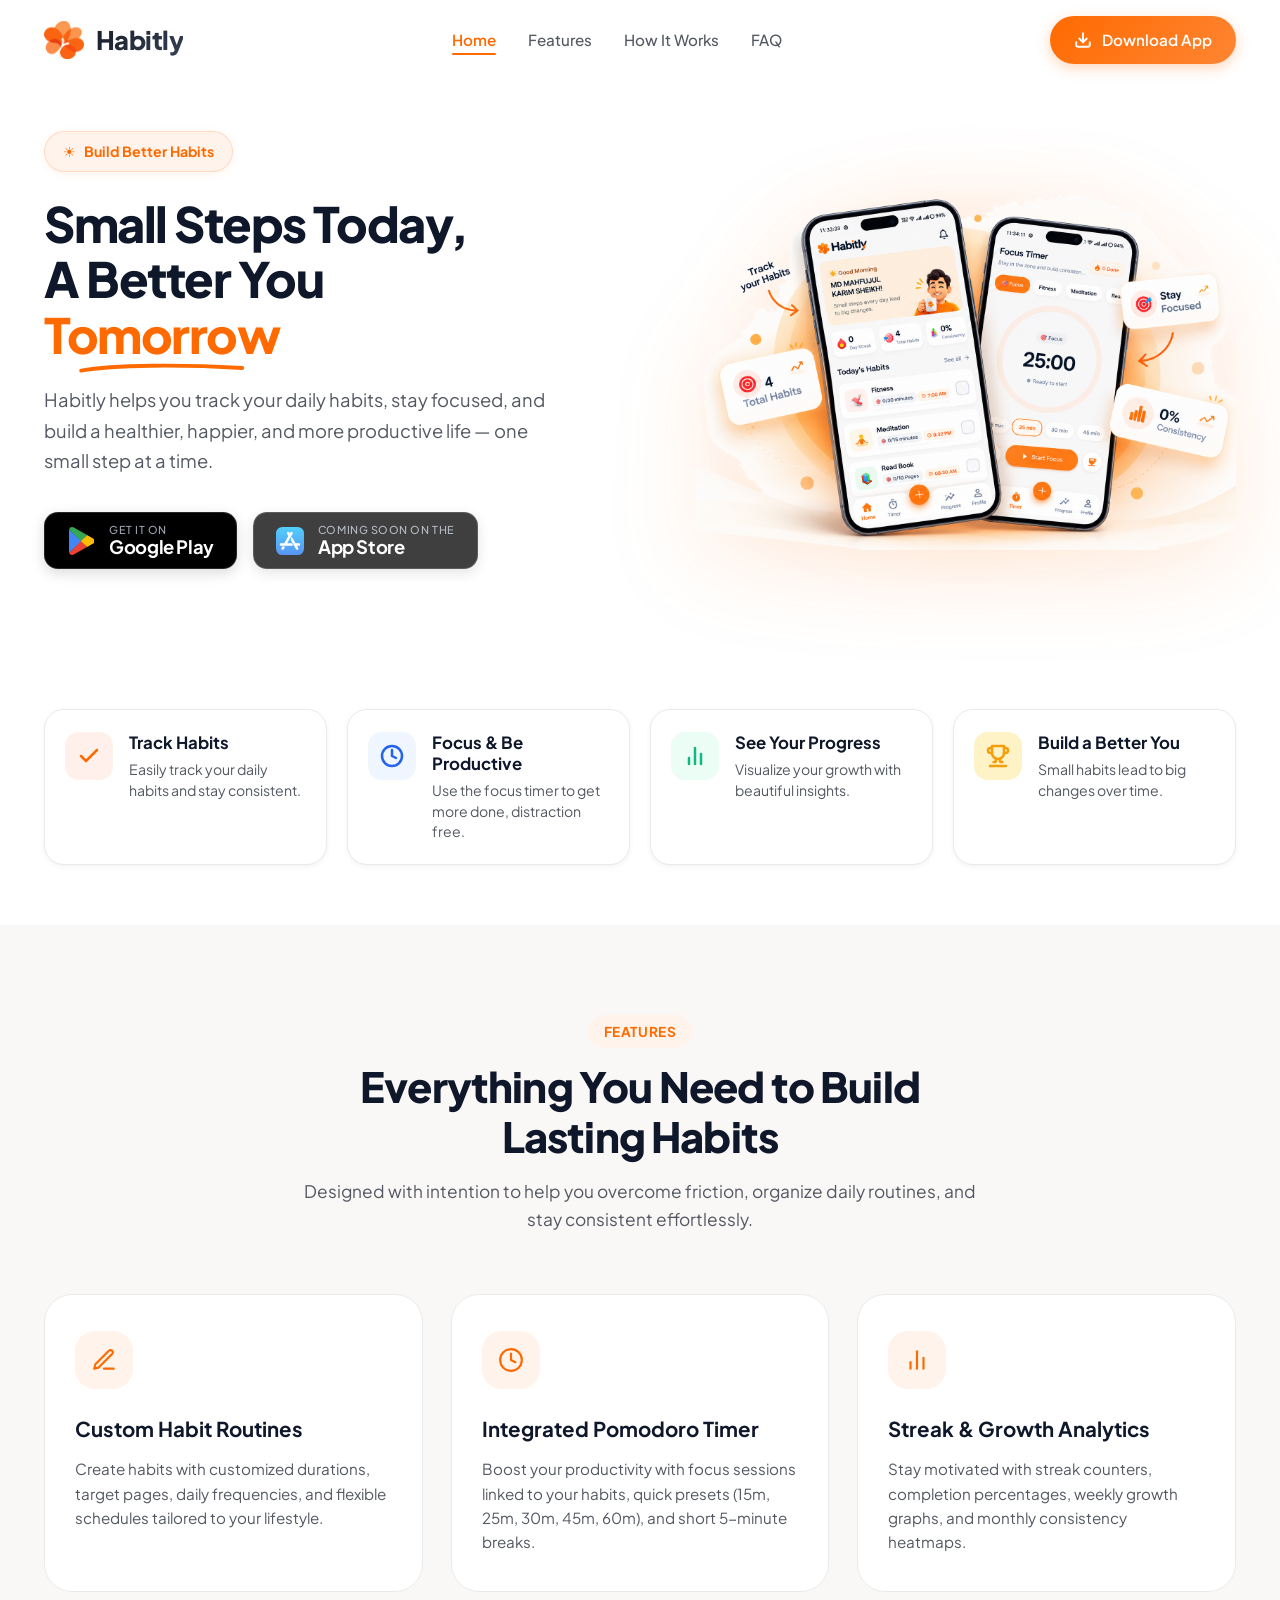
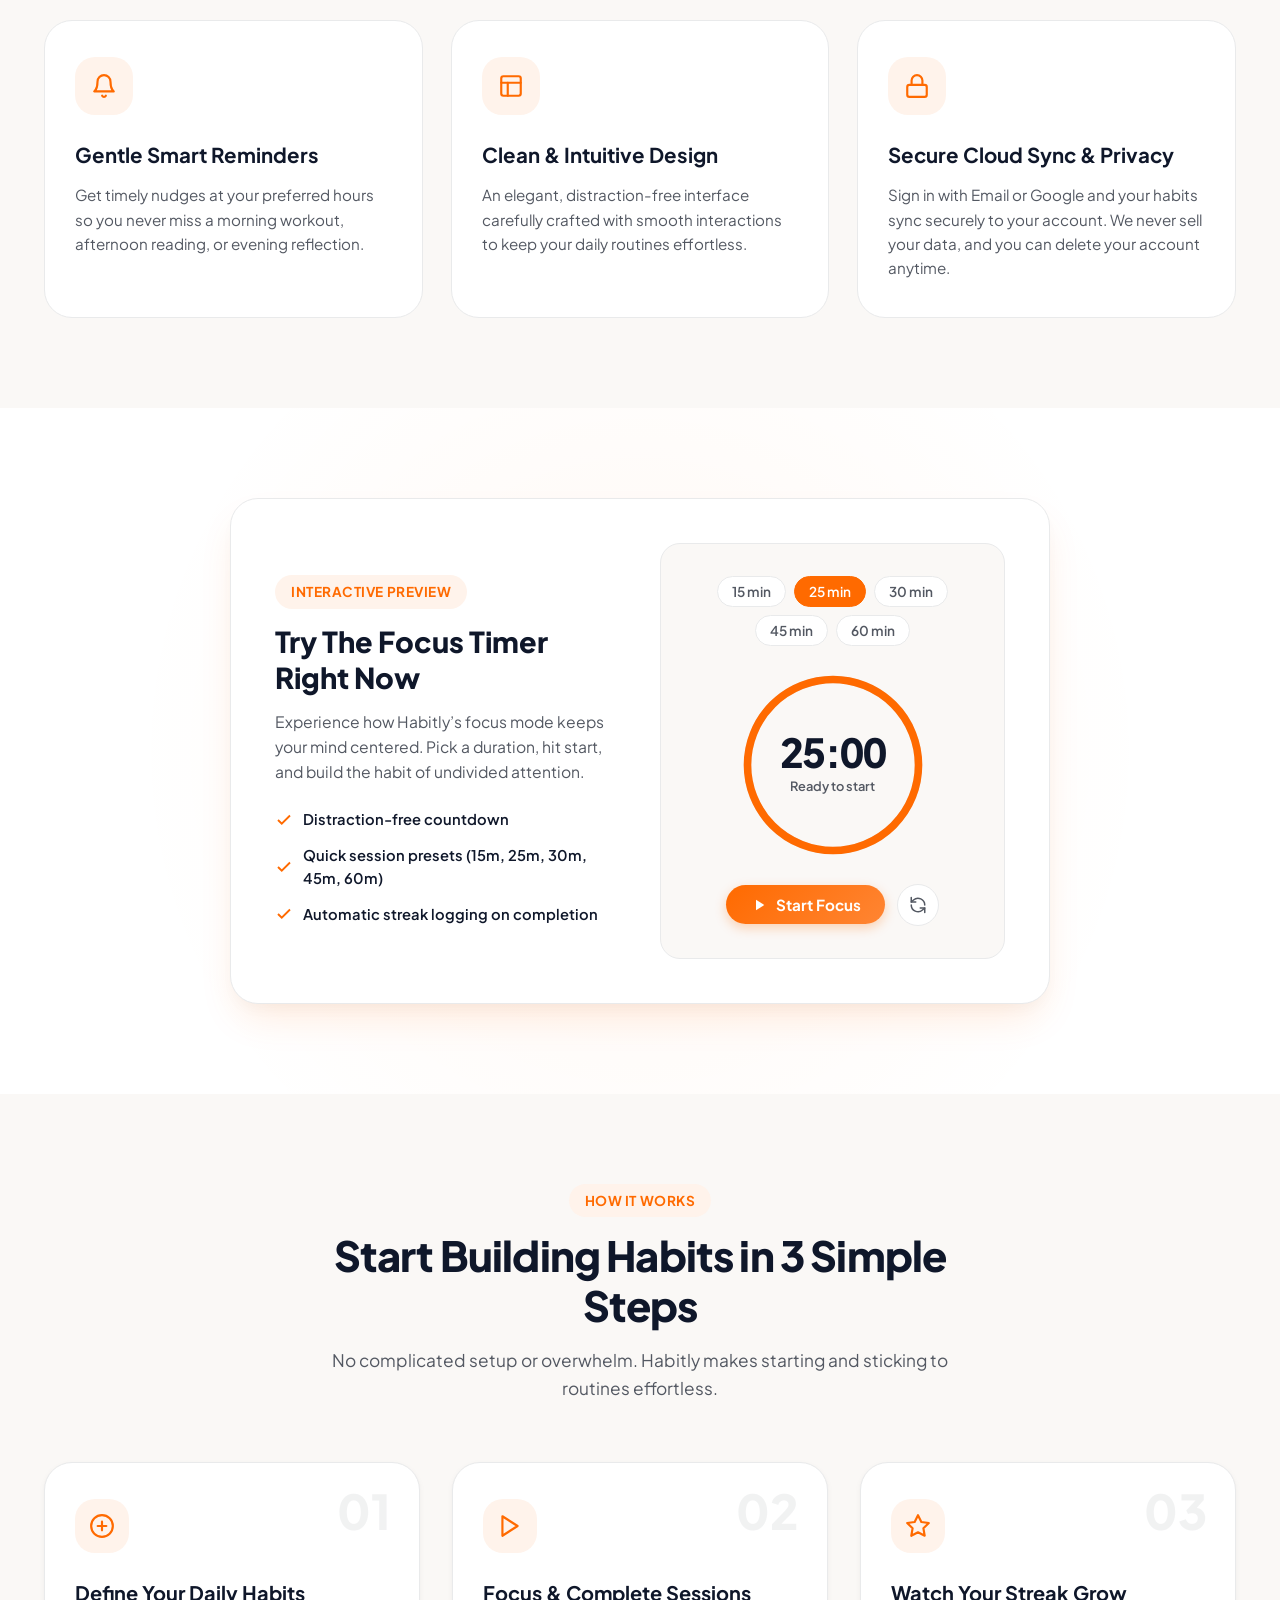
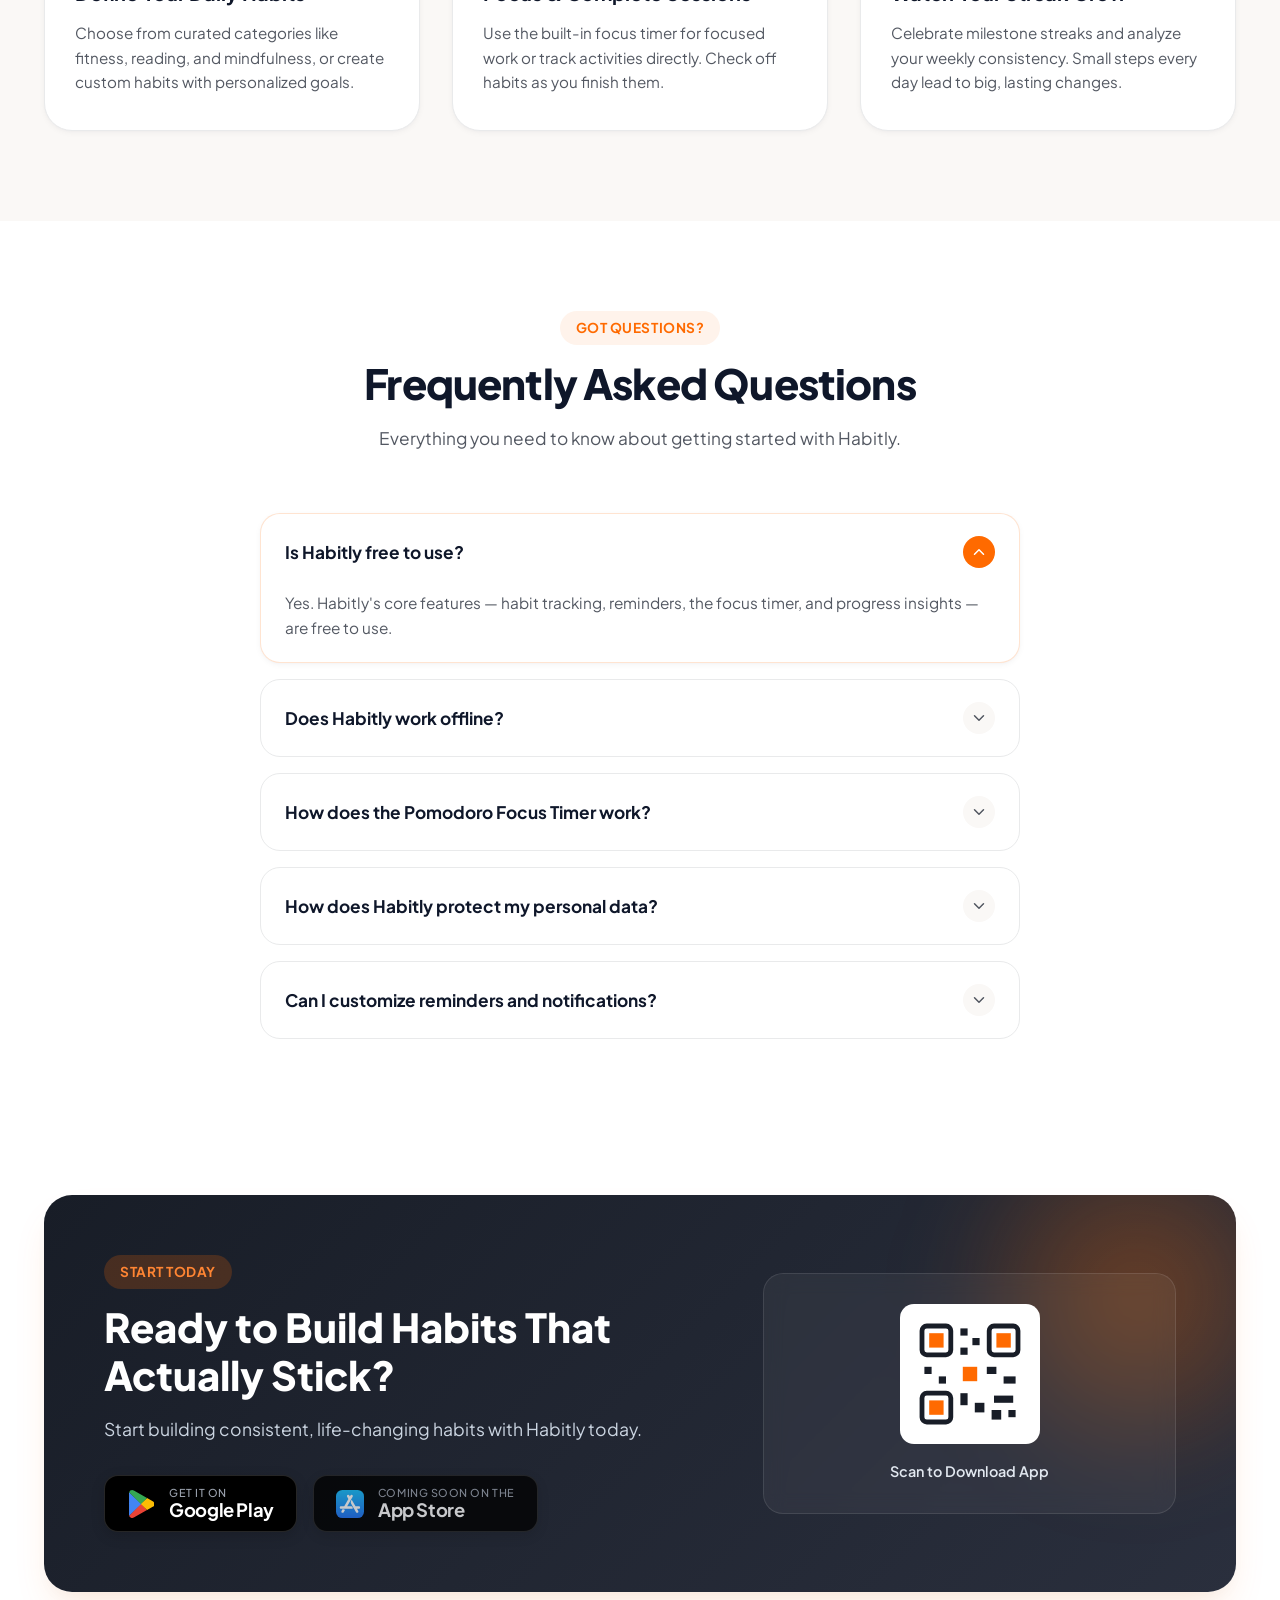
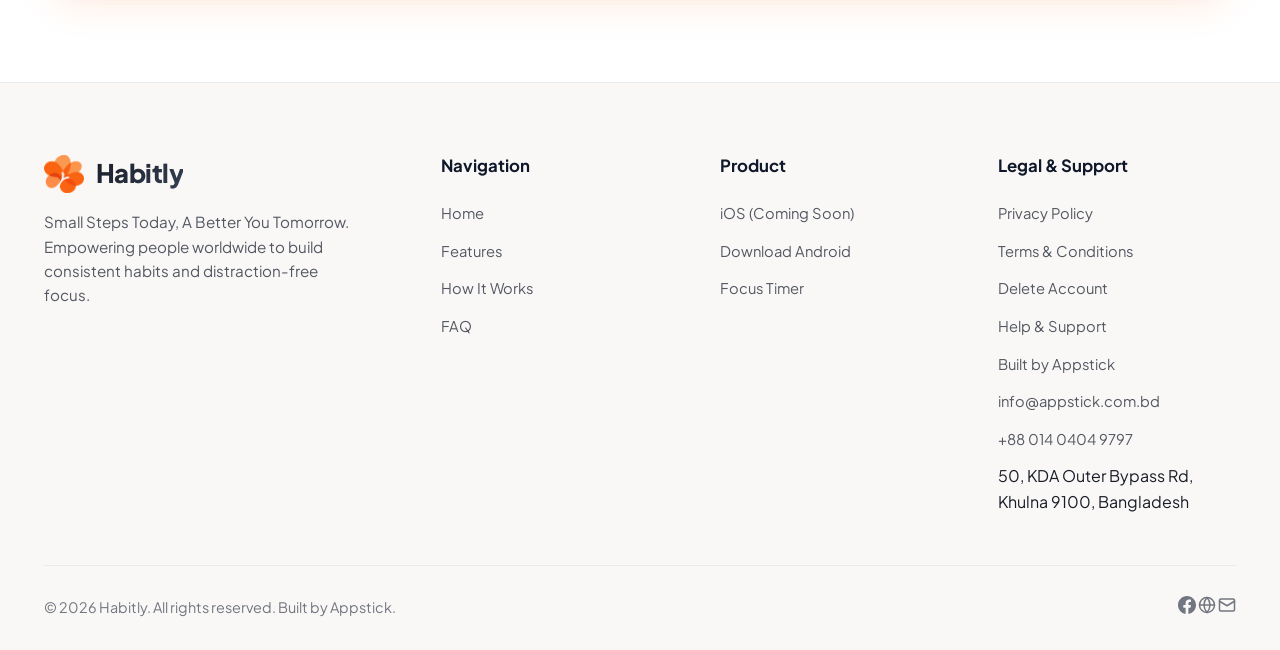
<file: index.html>
<!DOCTYPE html>
<html lang="en">
<head>
  <meta charset="UTF-8">
  <meta name="viewport" content="width=device-width, initial-scale=1.0">
  <title>Habitly - Small Steps Today, A Better You Tomorrow</title>
  <meta name="description" content="Habitly helps you track daily habits, stay focused with an integrated Pomodoro timer, and build a healthier, happier, and more productive life.">
  <meta name="keywords" content="habit tracker, focus timer, pomodoro, productivity app, daily habits, habitly">
  <meta name="author" content="Habitly Team">

  <!-- Open Graph / Meta -->
  <meta property="og:type" content="website">
  <meta property="og:title" content="Habitly - Small Steps Today, A Better You Tomorrow">
  <meta property="og:description" content="Track daily habits, stay focused, and visualize your progress with Habitly.">
  <meta property="og:image" content="assets/images/app_icon.png">

  <!-- Favicon -->
  <link rel="icon" type="image/png" href="assets/images/favicon.png">

  <!-- Google Fonts: Plus Jakarta Sans & Caveat -->
  <link rel="preconnect" href="https://fonts.googleapis.com">
  <link rel="preconnect" href="https://fonts.gstatic.com" crossorigin>
  <link href="https://fonts.googleapis.com/css2?family=Caveat:wght@600;700&family=Plus+Jakarta+Sans:wght@400;500;600;700;800&display=swap" rel="stylesheet">

  <!-- Main Stylesheet -->
  <link rel="stylesheet" href="assets/css/style.css?v=2.0">
</head>
<body>

  <!-- ==========================================================================
       Header & Navigation
       ========================================================================== -->
  <header class="site-header">
    <div class="container">
      <nav class="navbar" aria-label="Main Navigation">
        <!-- Brand Logo -->
        <a href="#home" class="brand-logo" aria-label="Habitly Home">
          <img src="assets/images/app_icon.png" alt="Habitly Logo Icon" class="brand-icon">
          <span class="brand-name">Habitly</span>
        </a>

        <!-- Desktop Navigation Menu -->
        <ul class="nav-menu">
          <li><a href="#home" class="nav-link active">Home</a></li>
          <li><a href="#features" class="nav-link">Features</a></li>
          <li><a href="#how-it-works" class="nav-link">How It Works</a></li>
          <li><a href="#faq" class="nav-link">FAQ</a></li>
        </ul>

        <!-- Header Actions -->
        <div class="header-actions">

          <!-- Download App CTA -->
          <a href="#download" class="btn-primary">
            <svg width="18" height="18" viewBox="0 0 24 24" fill="none" stroke="currentColor" stroke-width="2.5" stroke-linecap="round" stroke-linejoin="round">
              <path d="M21 15v4a2 2 0 0 1-2 2H5a2 2 0 0 1-2-2v-4"></path>
              <polyline points="7 10 12 15 17 10"></polyline>
              <line x1="12" y1="15" x2="12" y2="3"></line>
            </svg>
            <span>Download App</span>
          </a>

          <!-- Mobile Hamburger Toggle -->
          <button class="mobile-nav-toggle" aria-label="Open mobile menu">
            <span></span>
            <span></span>
            <span></span>
          </button>
        </div>
      </nav>
    </div>
  </header>

  <!-- ==========================================================================
       Hero Section
       ========================================================================== -->
  <section class="hero-section" id="home">
    <div class="container">
      <div class="hero-grid">

        <!-- Left Column: Copy & CTAs -->
        <div class="hero-content">
          <!-- Badge -->
          <div class="hero-badge">
            <span>☀️</span>
            <span>Build Better Habits</span>
          </div>

          <!-- Main Headline -->
          <h1 class="hero-title">
            Small Steps Today, <br>
            A Better You <br>
            <span class="hero-title-highlight">
              Tomorrow
              <!-- Hand-drawn SVG Underline Effect -->
              <svg class="hero-title-brush" viewBox="0 0 190 16" fill="none" xmlns="http://www.w3.org/2000/svg">
                <path d="M3 11C40 4 120 4 187 8" stroke="#FF6A00" stroke-width="4.5" stroke-linecap="round"/>
              </svg>
            </span>
          </h1>

          <!-- Subtitle -->
          <p class="hero-subtitle">
            Habitly helps you track your daily habits, stay focused, and build a healthier, happier, and more productive life — one small step at a time.
          </p>

          <!-- Store Badges -->
          <div class="store-buttons">
            <!-- Google Play Button -->
            <a href="https://play.google.com/store/apps/details?id=bd.com.appstick.havitly" target="_blank" rel="noopener noreferrer" class="store-btn">
              <span class="store-btn-icon">
                <img src="assets/images/google-play.svg" alt="Google Play" width="28" height="28" class="store-icon-img">
              </span>
              <div class="store-btn-text">
                <span class="store-btn-sub">GET IT ON</span>
                <span class="store-btn-main">Google Play</span>
              </div>
            </a>

            <!-- App Store Button -->
            <a href="#download" class="store-btn store-btn-soon" aria-label="App Store version coming soon">
              <span class="store-btn-icon">
                <img src="assets/images/app-store.svg" alt="App Store" width="28" height="28" class="store-icon-img">
              </span>
              <div class="store-btn-text">
                <span class="store-btn-sub">Coming soon on the</span>
                <span class="store-btn-main">App Store</span>
              </div>
            </a>
          </div>

        </div>

        <!-- Right Column: Habitly App Showcase (Authentic Dual iPhone 15 Pro Artwork) -->
        <div class="hero-showcase" aria-label="Habitly App Showcase">
          <div class="hero-showcase-wrapper">
            <div class="hero-ambient-glow" aria-hidden="true"></div>
            <img
              src="assets/images/hero_showcase.png"
              alt="Habitly Daily Habits and Focus Timer App Showcase"
              class="hero-showcase-img"
              width="1536"
              height="1024"
              loading="eager"
              draggable="false"
            >
          </div>
        </div>

      </div>
    </div>
  </section>

  <!-- ==========================================================================
       Highlights Ribbon (4 Feature Badges from Mockup)
       ========================================================================== -->
  <section class="highlights-ribbon">
    <div class="container">
      <div class="highlights-grid">

        <!-- Card 1: Track Habits -->
        <div class="highlight-card">
          <div class="highlight-icon-box orange">
            <svg width="24" height="24" viewBox="0 0 24 24" fill="none" stroke="currentColor" stroke-width="2.5" stroke-linecap="round" stroke-linejoin="round">
              <polyline points="20 6 9 17 4 12"></polyline>
            </svg>
          </div>
          <div class="highlight-info">
            <h3>Track Habits</h3>
            <p>Easily track your daily habits and stay consistent.</p>
          </div>
        </div>

        <!-- Card 2: Focus & Be Productive -->
        <div class="highlight-card">
          <div class="highlight-icon-box blue">
            <svg width="24" height="24" viewBox="0 0 24 24" fill="none" stroke="currentColor" stroke-width="2.5" stroke-linecap="round" stroke-linejoin="round">
              <circle cx="12" cy="12" r="10"></circle>
              <polyline points="12 6 12 12 16 14"></polyline>
            </svg>
          </div>
          <div class="highlight-info">
            <h3>Focus & Be Productive</h3>
            <p>Use the focus timer to get more done, distraction free.</p>
          </div>
        </div>

        <!-- Card 3: See Your Progress -->
        <div class="highlight-card">
          <div class="highlight-icon-box green">
            <svg width="24" height="24" viewBox="0 0 24 24" fill="none" stroke="currentColor" stroke-width="2.5" stroke-linecap="round" stroke-linejoin="round">
              <line x1="18" y1="20" x2="18" y2="10"></line>
              <line x1="12" y1="20" x2="12" y2="4"></line>
              <line x1="6" y1="20" x2="6" y2="14"></line>
            </svg>
          </div>
          <div class="highlight-info">
            <h3>See Your Progress</h3>
            <p>Visualize your growth with beautiful insights.</p>
          </div>
        </div>

        <!-- Card 4: Build a Better You -->
        <div class="highlight-card">
          <div class="highlight-icon-box yellow">
            <svg width="24" height="24" viewBox="0 0 24 24" fill="none" stroke="currentColor" stroke-width="2.5" stroke-linecap="round" stroke-linejoin="round">
              <path d="M6 9H4.5a2.5 2.5 0 0 1 0-5H6"></path>
              <path d="M18 9h1.5a2.5 2.5 0 0 0 0-5H18"></path>
              <path d="M4 22h16"></path>
              <path d="M10 14.66V17c0 .55-.45 1-1 1H7.5"></path>
              <path d="M14 14.66V17c0 .55.45 1 1 1h1.5"></path>
              <path d="M18 2H6v7a6 6 0 0 0 12 0V2Z"></path>
            </svg>
          </div>
          <div class="highlight-info">
            <h3>Build a Better You</h3>
            <p>Small habits lead to big changes over time.</p>
          </div>
        </div>

      </div>
    </div>
  </section>

  <!-- ==========================================================================
       Features Section
       ========================================================================== -->
  <section class="section-padding section-alt" id="features">
    <div class="container">
      <div class="section-header">
        <span class="section-tag">Features</span>
        <h2 class="section-title">Everything You Need to Build Lasting Habits</h2>
        <p class="section-subtitle">
          Designed with intention to help you overcome friction, organize daily routines, and stay consistent effortlessly.
        </p>
      </div>

      <div class="features-grid">
        <!-- Feature 1 -->
        <div class="feature-box">
          <div class="feature-icon-wrapper">
            <svg width="26" height="26" viewBox="0 0 24 24" fill="none" stroke="currentColor" stroke-width="2" stroke-linecap="round" stroke-linejoin="round">
              <path d="M12 20h9"></path>
              <path d="M16.5 3.5a2.121 2.121 0 0 1 3 3L7 19l-4 1 1-4L16.5 3.5z"></path>
            </svg>
          </div>
          <h3>Custom Habit Routines</h3>
          <p>Create habits with customized durations, target pages, daily frequencies, and flexible schedules tailored to your lifestyle.</p>
        </div>

        <!-- Feature 2 -->
        <div class="feature-box">
          <div class="feature-icon-wrapper">
            <svg width="26" height="26" viewBox="0 0 24 24" fill="none" stroke="currentColor" stroke-width="2" stroke-linecap="round" stroke-linejoin="round">
              <circle cx="12" cy="12" r="10"></circle>
              <polyline points="12 6 12 12 16 14"></polyline>
            </svg>
          </div>
          <h3>Integrated Pomodoro Timer</h3>
          <p>Boost your productivity with focus sessions linked to your habits, quick presets (15m, 25m, 30m, 45m, 60m), and short 5-minute breaks.</p>
        </div>

        <!-- Feature 3 -->
        <div class="feature-box">
          <div class="feature-icon-wrapper">
            <svg width="26" height="26" viewBox="0 0 24 24" fill="none" stroke="currentColor" stroke-width="2" stroke-linecap="round" stroke-linejoin="round">
              <path d="M18 20V10"></path>
              <path d="M12 20V4"></path>
              <path d="M6 20v-6"></path>
            </svg>
          </div>
          <h3>Streak & Growth Analytics</h3>
          <p>Stay motivated with streak counters, completion percentages, weekly growth graphs, and monthly consistency heatmaps.</p>
        </div>

        <!-- Feature 4 -->
        <div class="feature-box">
          <div class="feature-icon-wrapper">
            <svg width="26" height="26" viewBox="0 0 24 24" fill="none" stroke="currentColor" stroke-width="2" stroke-linecap="round" stroke-linejoin="round">
              <path d="M18 8A6 6 0 0 0 6 8c0 7-3 9-3 9h18s-3-2-3-9"></path>
              <path d="M13.73 21a2 2 0 0 1-3.46 0"></path>
            </svg>
          </div>
          <h3>Gentle Smart Reminders</h3>
          <p>Get timely nudges at your preferred hours so you never miss a morning workout, afternoon reading, or evening reflection.</p>
        </div>

        <!-- Feature 5 -->
        <div class="feature-box">
          <div class="feature-icon-wrapper">
            <svg width="26" height="26" viewBox="0 0 24 24" fill="none" stroke="currentColor" stroke-width="2" stroke-linecap="round" stroke-linejoin="round">
              <rect x="3" y="3" width="18" height="18" rx="2" ry="2"></rect>
              <line x1="3" y1="9" x2="21" y2="9"></line>
              <line x1="9" y1="21" x2="9" y2="9"></line>
            </svg>
          </div>
          <h3>Clean & Intuitive Design</h3>
          <p>An elegant, distraction-free interface carefully crafted with smooth interactions to keep your daily routines effortless.</p>
        </div>

        <!-- Feature 6 -->
        <div class="feature-box">
          <div class="feature-icon-wrapper">
            <svg width="26" height="26" viewBox="0 0 24 24" fill="none" stroke="currentColor" stroke-width="2" stroke-linecap="round" stroke-linejoin="round">
              <rect x="3" y="11" width="18" height="11" rx="2" ry="2"></rect>
              <path d="M7 11V7a5 5 0 0 1 10 0v4"></path>
            </svg>
          </div>
          <h3>Secure Cloud Sync &amp; Privacy</h3>
          <p>Sign in with Email or Google and your habits sync securely to your account. We never sell your data, and you can delete your account anytime.</p>
        </div>
      </div>
    </div>
  </section>

<!-- ==========================================================================
       Interactive Focus Timer Live Widget
       ========================================================================== -->
  <section class="section-padding timer-demo-section">
    <div class="container">
      <div class="timer-demo-card">
        <!-- Info Column -->
        <div class="timer-demo-info">
          <span class="section-tag">Interactive Preview</span>
          <h3>Try The Focus Timer Right Now</h3>
          <p>
            Experience how Habitly’s focus mode keeps your mind centered. Pick a duration, hit start, and build the habit of undivided attention.
          </p>
          <ul class="timer-demo-features">
            <li>
              <svg width="18" height="18" viewBox="0 0 24 24" fill="none" stroke="currentColor" stroke-width="2.5"><polyline points="20 6 9 17 4 12"/></svg>
              <span>Distraction-free countdown</span>
            </li>
            <li>
              <svg width="18" height="18" viewBox="0 0 24 24" fill="none" stroke="currentColor" stroke-width="2.5"><polyline points="20 6 9 17 4 12"/></svg>
              <span>Quick session presets (15m, 25m, 30m, 45m, 60m)</span>
            </li>
            <li>
              <svg width="18" height="18" viewBox="0 0 24 24" fill="none" stroke="currentColor" stroke-width="2.5"><polyline points="20 6 9 17 4 12"/></svg>
              <span>Automatic streak logging on completion</span>
            </li>
          </ul>
        </div>

        <!-- Interactive Widget Column -->
        <div class="interactive-timer">
          <!-- Preset Chips -->
          <div class="timer-preset-chips">
            <button class="preset-chip" data-minutes="15">15 min</button>
            <button class="preset-chip active" data-minutes="25">25 min</button>
            <button class="preset-chip" data-minutes="30">30 min</button>
            <button class="preset-chip" data-minutes="45">45 min</button>
            <button class="preset-chip" data-minutes="60">60 min</button>
          </div>

          <!-- Circular SVG Progress Ring -->
          <div class="timer-circle-wrapper">
            <svg class="timer-svg" viewBox="0 0 200 200">
              <circle class="timer-bg-circle" cx="100" cy="100" r="90"></circle>
              <circle class="timer-progress-circle" cx="100" cy="100" r="90"></circle>
            </svg>
            <div class="timer-time-display">
              <span id="timer-digits" class="timer-digits">25:00</span>
              <span id="timer-status" class="timer-status-text">Ready to start</span>
            </div>
          </div>

          <!-- Timer Actions -->
          <div class="timer-actions">
            <button id="timer-toggle-btn" class="timer-btn-toggle">
              <svg width="18" height="18" viewBox="0 0 24 24" fill="currentColor">
                <path d="M8 5v14l11-7z"/>
              </svg>
              <span>Start Focus</span>
            </button>
            <button id="timer-reset-btn" class="timer-btn-reset" aria-label="Reset Timer">
              <svg width="18" height="18" viewBox="0 0 24 24" fill="none" stroke="currentColor" stroke-width="2" stroke-linecap="round" stroke-linejoin="round">
                <path d="M3 2v6h6"></path>
                <path d="M21 12A9 9 0 0 0 6 5.3L3 8"></path>
                <path d="M21 22v-6h-6"></path>
                <path d="M3 12a9 9 0 0 0 15 6.7l3-2.7"></path>
              </svg>
            </button>
          </div>
        </div>
      </div>
    </div>
  </section>

  <!-- ==========================================================================
       How It Works Section
       ========================================================================== -->
  <section class="section-padding section-alt" id="how-it-works">
    <div class="container">
      <div class="section-header">
        <span class="section-tag">How It Works</span>
        <h2 class="section-title">Start Building Habits in 3 Simple Steps</h2>
        <p class="section-subtitle">
          No complicated setup or overwhelm. Habitly makes starting and sticking to routines effortless.
        </p>
      </div>

      <div class="steps-grid">
        <!-- Step 1 -->
        <div class="step-card">
          <span class="step-number">01</span>
          <div class="step-icon-box">
            <svg width="26" height="26" viewBox="0 0 24 24" fill="none" stroke="currentColor" stroke-width="2" stroke-linecap="round" stroke-linejoin="round">
              <circle cx="12" cy="12" r="10"></circle>
              <line x1="12" y1="8" x2="12" y2="16"></line>
              <line x1="8" y1="12" x2="16" y2="12"></line>
            </svg>
          </div>
          <h3>Define Your Daily Habits</h3>
          <p>Choose from curated categories like fitness, reading, and mindfulness, or create custom habits with personalized goals.</p>
        </div>

        <!-- Step 2 -->
        <div class="step-card">
          <span class="step-number">02</span>
          <div class="step-icon-box">
            <svg width="26" height="26" viewBox="0 0 24 24" fill="none" stroke="currentColor" stroke-width="2" stroke-linecap="round" stroke-linejoin="round">
              <polygon points="5 3 19 12 5 21 5 3"></polygon>
            </svg>
          </div>
          <h3>Focus & Complete Sessions</h3>
          <p>Use the built-in focus timer for focused work or track activities directly. Check off habits as you finish them.</p>
        </div>

        <!-- Step 3 -->
        <div class="step-card">
          <span class="step-number">03</span>
          <div class="step-icon-box">
            <svg width="26" height="26" viewBox="0 0 24 24" fill="none" stroke="currentColor" stroke-width="2" stroke-linecap="round" stroke-linejoin="round">
              <path d="M12 2l3.09 6.26L22 9.27l-5 4.87 1.18 6.88L12 17.77l-6.18 3.25L7 14.14 2 9.27l6.91-1.01L12 2z"></path>
            </svg>
          </div>
          <h3>Watch Your Streak Grow</h3>
          <p>Celebrate milestone streaks and analyze your weekly consistency. Small steps every day lead to big, lasting changes.</p>
        </div>
      </div>
    </div>
  </section>

  <!-- ==========================================================================
       Frequently Asked Questions (FAQ)
       ========================================================================== -->
  <section class="section-padding" id="faq">
    <div class="container">
      <div class="section-header">
        <span class="section-tag">Got Questions?</span>
        <h2 class="section-title">Frequently Asked Questions</h2>
        <p class="section-subtitle">
          Everything you need to know about getting started with Habitly.
        </p>
      </div>

      <div class="faq-wrapper">
        <!-- Question 1 -->
        <div class="faq-item active">
          <button class="faq-question">
            <span>Is Habitly free to use?</span>
            <div class="faq-icon">
              <svg width="18" height="18" viewBox="0 0 24 24" fill="none" stroke="currentColor" stroke-width="2" stroke-linecap="round" stroke-linejoin="round"><polyline points="6 9 12 15 18 9"></polyline></svg>
            </div>
          </button>
          <div class="faq-answer">
            <p>Yes. Habitly's core features — habit tracking, reminders, the focus timer, and progress insights — are free to use.</p>
          </div>
        </div>

        <!-- Question 2 -->
        <div class="faq-item">
          <button class="faq-question">
            <span>Does Habitly work offline?</span>
            <div class="faq-icon">
              <svg width="18" height="18" viewBox="0 0 24 24" fill="none" stroke="currentColor" stroke-width="2" stroke-linecap="round" stroke-linejoin="round"><polyline points="6 9 12 15 18 9"></polyline></svg>
            </div>
          </button>
          <div class="faq-answer">
            <p>Some features can work without a network connection, while sign-in, cloud synchronization, and other connected features require internet access.</p>
          </div>
        </div>

        <!-- Question 3 -->
        <div class="faq-item">
          <button class="faq-question">
            <span>How does the Pomodoro Focus Timer work?</span>
            <div class="faq-icon">
              <svg width="18" height="18" viewBox="0 0 24 24" fill="none" stroke="currentColor" stroke-width="2" stroke-linecap="round" stroke-linejoin="round"><polyline points="6 9 12 15 18 9"></polyline></svg>
            </div>
          </button>
          <div class="faq-answer">
            <p>The timer allows you to start focused sessions (default 25 minutes) with structured breaks. When you finish a session attached to a habit (like reading or meditation), it automatically counts towards your daily progress.</p>
          </div>
        </div>

        <!-- Question 4 -->
        <div class="faq-item">
          <button class="faq-question">
            <span>How does Habitly protect my personal data?</span>
            <div class="faq-icon">
              <svg width="18" height="18" viewBox="0 0 24 24" fill="none" stroke="currentColor" stroke-width="2" stroke-linecap="round" stroke-linejoin="round"><polyline points="6 9 12 15 18 9"></polyline></svg>
            </div>
          </button>
          <div class="faq-answer">
            <p>Habitly uses your account and habit data only to provide its features. We do not sell personal data, and limited information is processed by trusted infrastructure providers (such as Google Firebase) to operate and secure the service. Read our full <a href="privacy-policy.html">Privacy Policy</a>.</p>
          </div>
        </div>

        <!-- Question 5 -->
        <div class="faq-item">
          <button class="faq-question">
            <span>Can I customize reminders and notifications?</span>
            <div class="faq-icon">
              <svg width="18" height="18" viewBox="0 0 24 24" fill="none" stroke="currentColor" stroke-width="2" stroke-linecap="round" stroke-linejoin="round"><polyline points="6 9 12 15 18 9"></polyline></svg>
            </div>
          </button>
          <div class="faq-answer">
            <p>Yes. You can configure individual notification schedules for each habit, choosing exact times of day and repeat days so you stay consistent on your own terms.</p>
          </div>
        </div>
      </div>
    </div>
  </section>

  <!-- ==========================================================================
       Download CTA Banner Section
       ========================================================================== -->
  <section class="cta-section" id="download">
    <div class="container">
      <div class="cta-banner">
        <div class="cta-bg-glow"></div>
        <div class="cta-content">
          <span class="section-tag">Start Today</span>
          <h2 class="cta-title">Ready to Build Habits That Actually Stick?</h2>
          <p class="cta-subtitle">
            Start building consistent, life-changing habits with Habitly today.
          </p>

          <!-- Store Badges -->
          <div class="store-buttons">
            <a href="https://play.google.com/store/apps/details?id=bd.com.appstick.havitly" target="_blank" rel="noopener noreferrer" class="store-btn">
              <span class="store-btn-icon">
                <img src="assets/images/google-play.svg" alt="Google Play" width="28" height="28" class="store-icon-img">
              </span>
              <div class="store-btn-text">
                <span class="store-btn-sub">GET IT ON</span>
                <span class="store-btn-main">Google Play</span>
              </div>
            </a>

            <a href="#download" class="store-btn store-btn-soon" aria-label="App Store version coming soon">
              <span class="store-btn-icon">
                <img src="assets/images/app-store.svg" alt="App Store" width="28" height="28" class="store-icon-img">
              </span>
              <div class="store-btn-text">
                <span class="store-btn-sub">Coming soon on the</span>
                <span class="store-btn-main">App Store</span>
              </div>
            </a>
          </div>
        </div>

        <!-- QR Code Visual -->
        <div class="cta-visual">
          <div class="cta-qr-box">
            <!-- Sleek SVG QR Code Placeholder -->
            <svg viewBox="0 0 100 100" fill="#181D27">
              <rect x="10" y="10" width="24" height="24" rx="4" fill="none" stroke="#181D27" stroke-width="4"/>
              <rect x="16" y="16" width="12" height="12" fill="#FF6A00"/>
              <rect x="66" y="10" width="24" height="24" rx="4" fill="none" stroke="#181D27" stroke-width="4"/>
              <rect x="72" y="16" width="12" height="12" fill="#FF6A00"/>
              <rect x="10" y="66" width="24" height="24" rx="4" fill="none" stroke="#181D27" stroke-width="4"/>
              <rect x="16" y="72" width="12" height="12" fill="#FF6A00"/>
              <rect x="42" y="12" width="6" height="6"/>
              <rect x="52" y="20" width="6" height="6"/>
              <rect x="42" y="28" width="6" height="6"/>
              <rect x="12" y="44" width="6" height="6"/>
              <rect x="24" y="52" width="6" height="6"/>
              <rect x="44" y="44" width="12" height="12" fill="#FF6A00"/>
              <rect x="64" y="44" width="8" height="6"/>
              <rect x="78" y="52" width="10" height="6"/>
              <rect x="42" y="66" width="6" height="10"/>
              <rect x="54" y="74" width="8" height="8"/>
              <rect x="70" y="68" width="16" height="6"/>
              <rect x="68" y="80" width="8" height="8"/>
              <rect x="82" y="80" width="6" height="6"/>
            </svg>
          </div>
          <span>Scan to Download App</span>
        </div>
      </div>
    </div>
  </section>

  <!-- ==========================================================================
       Footer
       ========================================================================== -->
  <footer class="site-footer">
    <div class="container">
      <div class="footer-top">
        <!-- Brand Summary -->
        <div class="footer-brand">
          <a href="#home" class="brand-logo">
            <img src="assets/images/app_icon.png" alt="Habitly Logo" class="brand-icon">
            <span class="brand-name">Habitly</span>
          </a>
          <p>
            Small Steps Today, A Better You Tomorrow. Empowering people worldwide to build consistent habits and distraction-free focus.
          </p>
        </div>

        <!-- Links Column 1: Navigation -->
        <div class="footer-col">
          <h4>Navigation</h4>
          <ul class="footer-links">
            <li><a href="#home">Home</a></li>
            <li><a href="#features">Features</a></li>
            <li><a href="#how-it-works">How It Works</a></li>
            <li><a href="#faq">FAQ</a></li>
          </ul>
        </div>

        <!-- Links Column 2: Resources -->
        <div class="footer-col">
          <h4>Product</h4>
          <ul class="footer-links">
            <li><a href="#download">iOS (Coming Soon)</a></li>
            <li><a href="https://play.google.com/store/apps/details?id=bd.com.appstick.havitly" target="_blank" rel="noopener noreferrer">Download Android</a></li>
            <li><a href="#features">Focus Timer</a></li>
          </ul>
        </div>

        <!-- Links Column 3: Legal -->
        <div class="footer-col">
          <h4>Legal & Support</h4>
          <ul class="footer-links">
            <li><a href="privacy-policy.html">Privacy Policy</a></li>
            <li><a href="terms-and-conditions.html">Terms &amp; Conditions</a></li>
            <li><a href="privacy-policy.html#delete-account">Delete Account</a></li>
            <li><a href="mailto:info@appstick.com.bd">Help &amp; Support</a></li>
            <li><a href="https://appstick.com.bd/" target="_blank" rel="noopener noreferrer">Built by Appstick</a></li>
            <li><a href="mailto:info@appstick.com.bd">info@appstick.com.bd</a></li>
            <li><a href="tel:+8801404049797">+88 014 0404 9797</a></li>
            <li>50, KDA Outer Bypass Rd, Khulna 9100, Bangladesh</li>
          </ul>
        </div>
      </div>

      <!-- Footer Bottom -->
      <div class="footer-bottom">
        <p>© 2026 Habitly. All rights reserved. Built by <a href="https://appstick.com.bd/" target="_blank" rel="noopener noreferrer">Appstick</a>.</p>
        <div class="footer-socials">
          <a href="https://facebook.com/appstick.com.bd" target="_blank" rel="noopener noreferrer" class="social-link" aria-label="Appstick on Facebook">
            <svg width="18" height="18" viewBox="0 0 24 24" fill="currentColor">
              <path d="M24 12.073C24 5.405 18.627 0 12 0S0 5.405 0 12.073C0 18.1 4.388 23.094 10.125 24v-8.437H7.078v-3.49h3.047V9.413c0-3.025 1.792-4.697 4.533-4.697 1.312 0 2.686.236 2.686.236v2.971H15.83c-1.491 0-1.956.93-1.956 1.886v2.264h3.328l-.532 3.49h-2.796V24C19.612 23.094 24 18.1 24 12.073z"/>
            </svg>
          </a>
          <a href="https://appstick.com.bd/" target="_blank" rel="noopener noreferrer" class="social-link" aria-label="Appstick Website">
            <svg width="18" height="18" viewBox="0 0 24 24" fill="none" stroke="currentColor" stroke-width="2" stroke-linecap="round" stroke-linejoin="round">
              <circle cx="12" cy="12" r="10"></circle>
              <line x1="2" y1="12" x2="22" y2="12"></line>
              <path d="M12 2a15.3 15.3 0 0 1 4 10 15.3 15.3 0 0 1-4 10 15.3 15.3 0 0 1-4-10 15.3 15.3 0 0 1 4-10z"></path>
            </svg>
          </a>
          <a href="mailto:info@appstick.com.bd" class="social-link" aria-label="Email Appstick">
            <svg width="18" height="18" viewBox="0 0 24 24" fill="none" stroke="currentColor" stroke-width="2" stroke-linecap="round" stroke-linejoin="round">
              <rect x="2" y="4" width="20" height="16" rx="2"></rect>
              <path d="m22 7-10 6L2 7"></path>
            </svg>
          </a>
        </div>
      </div>
    </div>
  </footer>

  <!-- Back to Top Button -->
  <button id="back-to-top" class="back-to-top" aria-label="Back to Top">
    <svg width="22" height="22" viewBox="0 0 24 24" fill="none" stroke="currentColor" stroke-width="2.5" stroke-linecap="round" stroke-linejoin="round">
      <polyline points="18 15 12 9 6 15"></polyline>
    </svg>
  </button>

  <!-- Main JavaScript -->
  <script src="assets/js/main.js?v=2.0"></script>
</body>
</html>
</file>
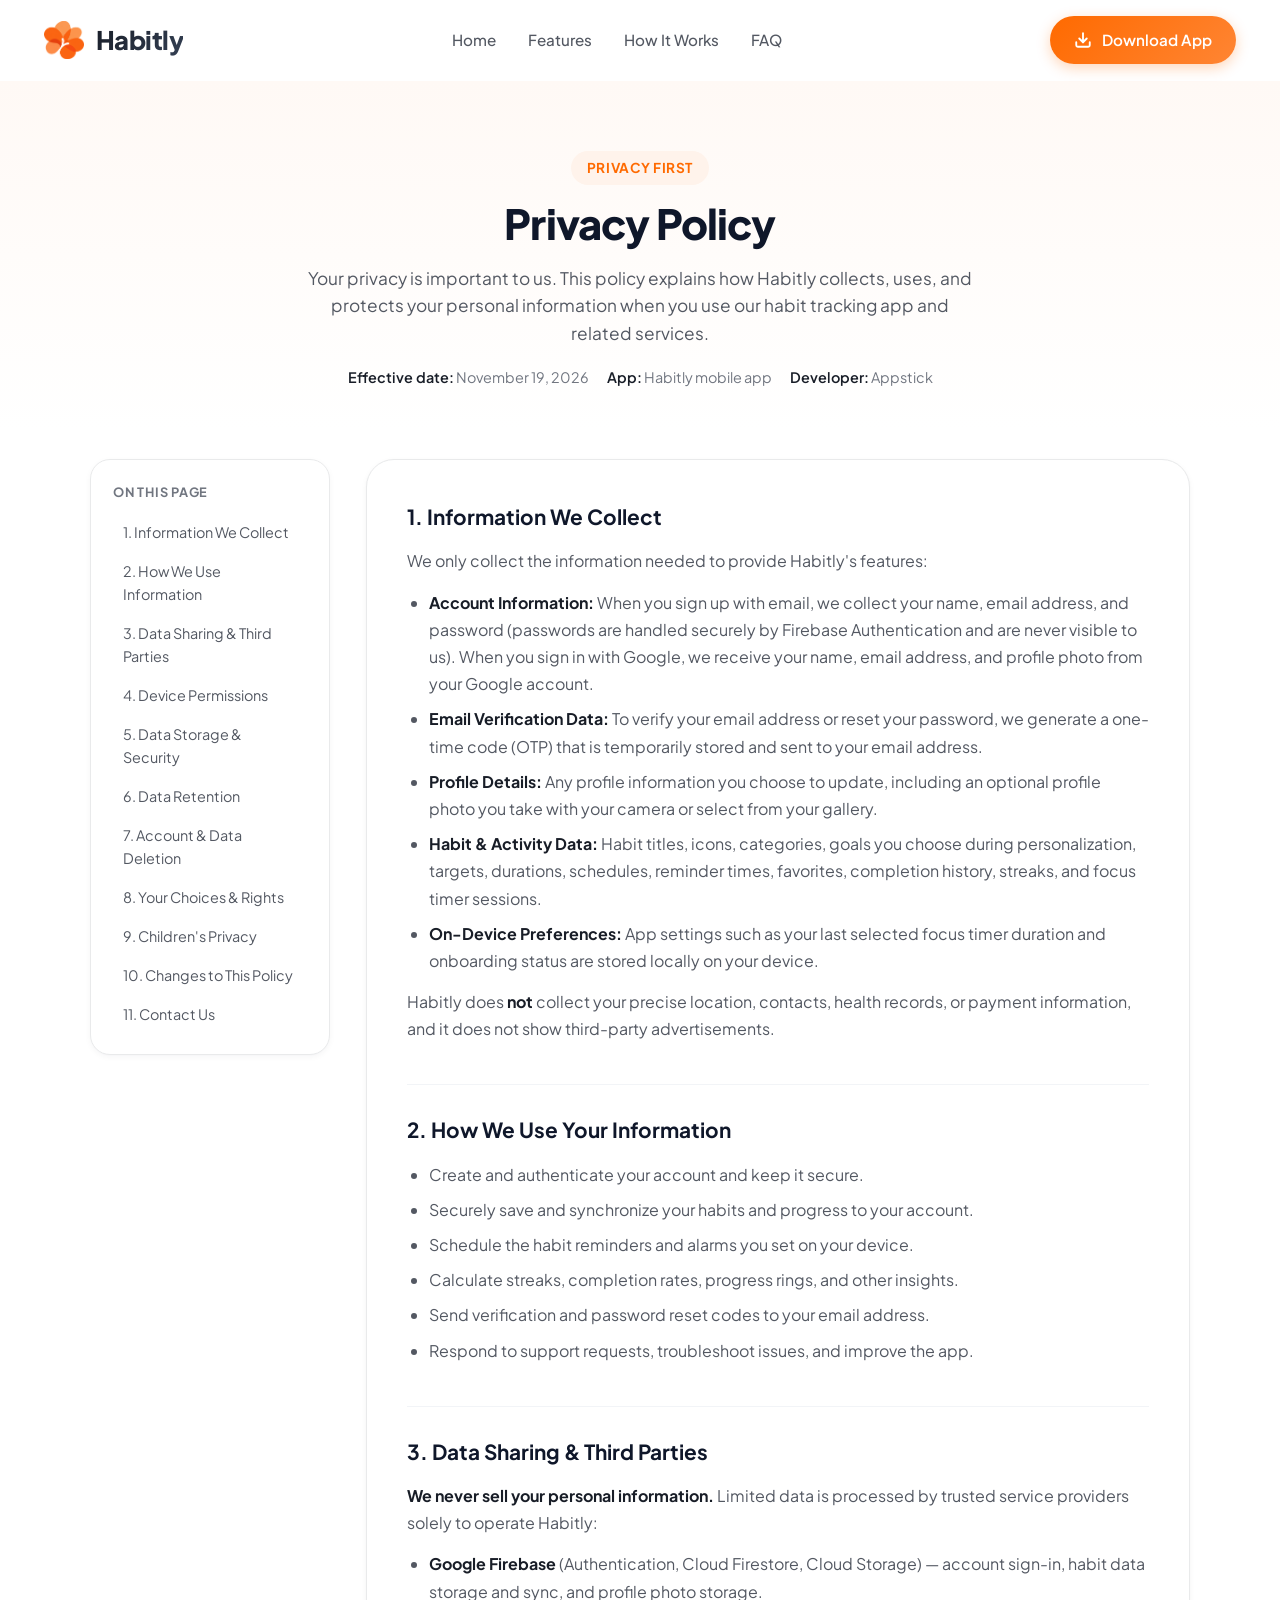
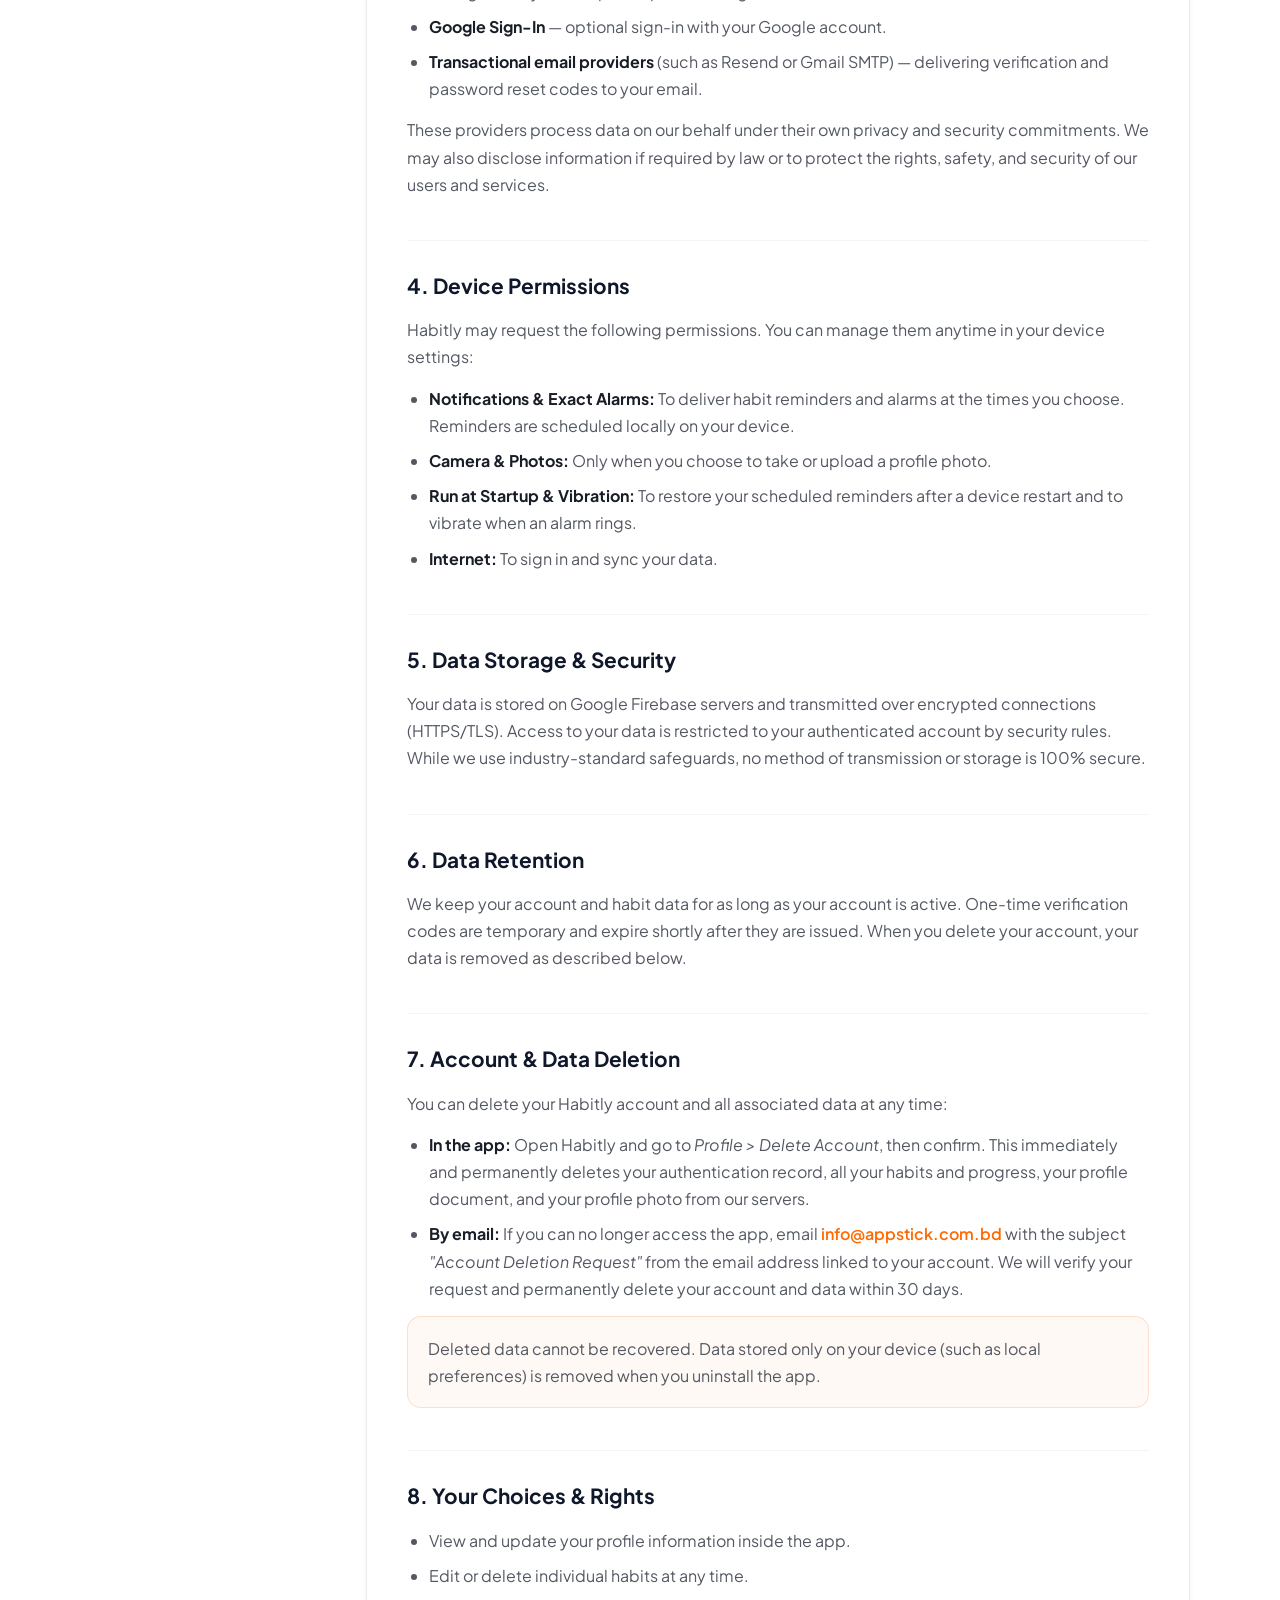
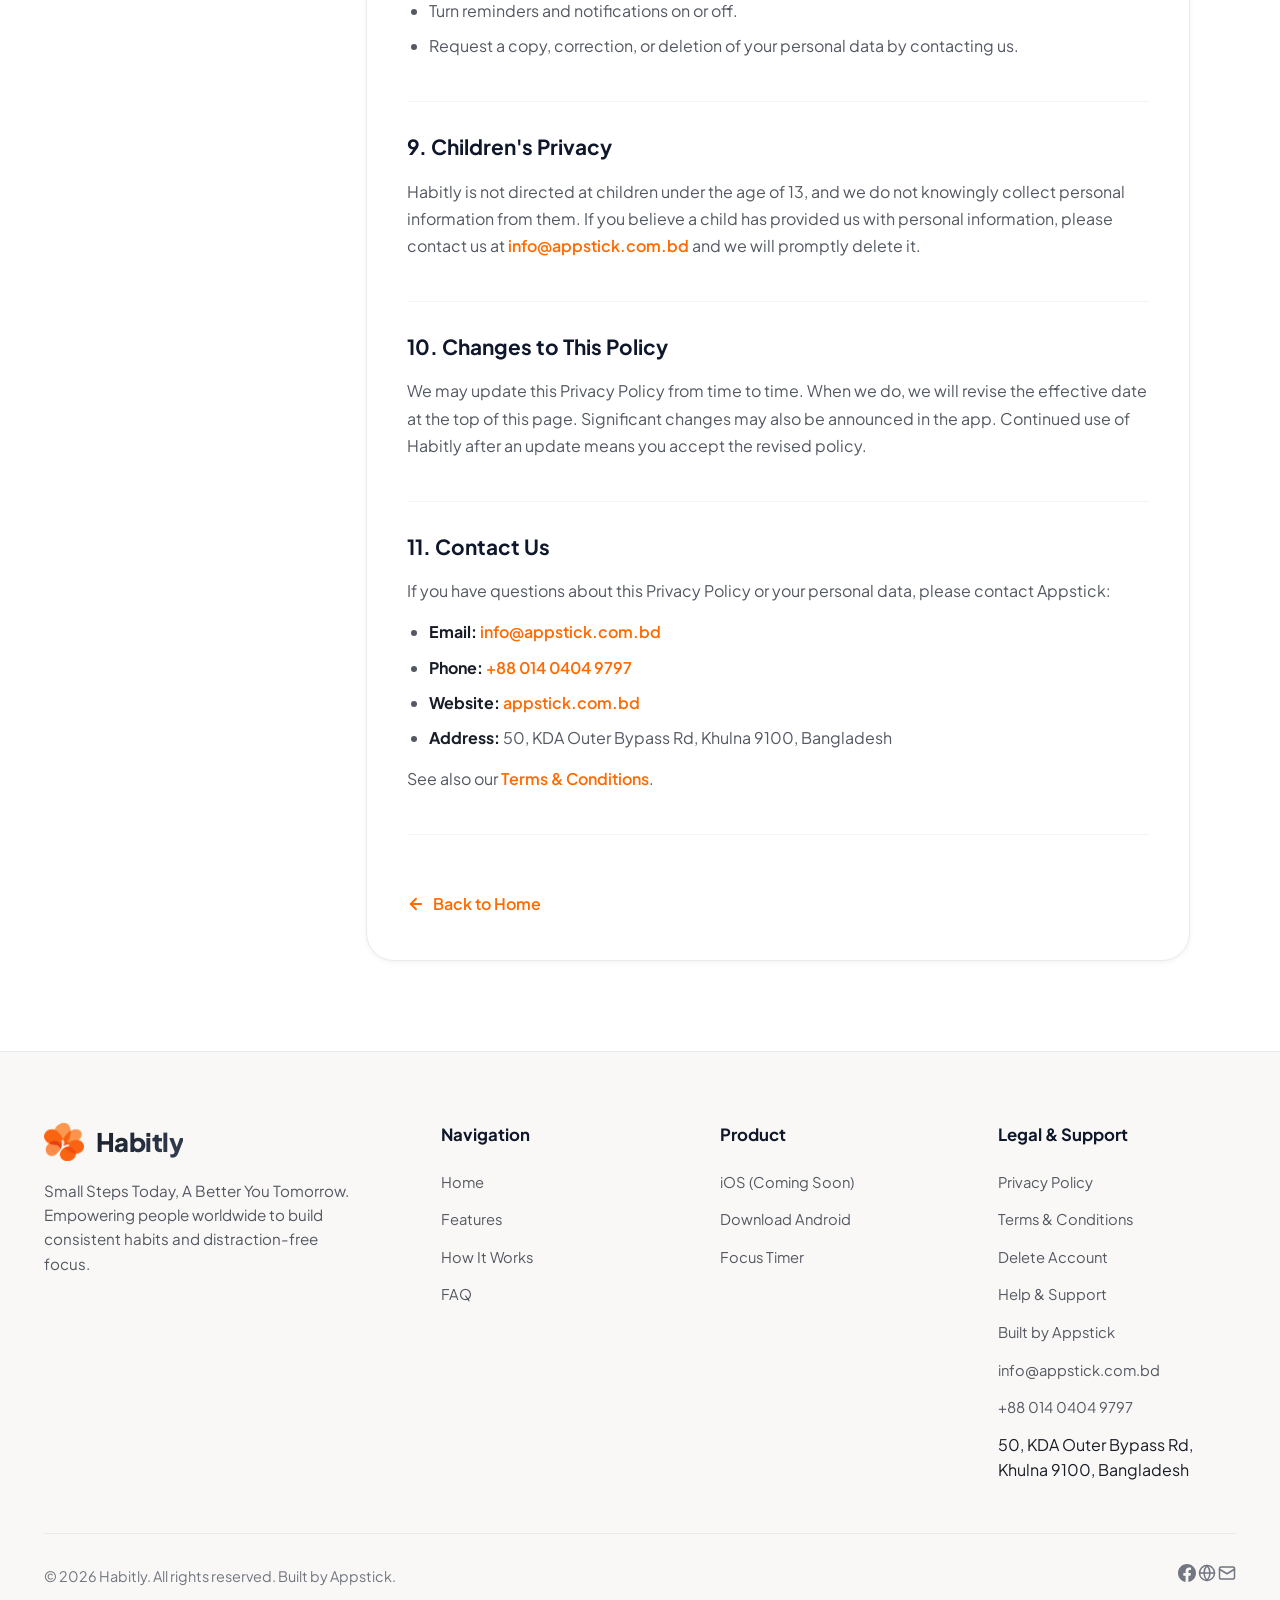
<file: privacy-policy.html>
<!DOCTYPE html>
<html lang="en">
<head>
  <meta charset="UTF-8">
  <meta name="viewport" content="width=device-width, initial-scale=1.0">
  <title>Privacy Policy - Habitly</title>
  <meta name="description" content="Read the Habitly Privacy Policy to learn what information we collect, how we use it, and how you can delete your account and data.">
  <meta name="author" content="Appstick">

  <meta property="og:type" content="website">
  <meta property="og:title" content="Privacy Policy - Habitly">
  <meta property="og:description" content="How Habitly collects, uses, and protects your personal information.">
  <meta property="og:image" content="assets/images/app_icon.png">

  <link rel="icon" type="image/png" href="assets/images/favicon.png">

  <link rel="preconnect" href="https://fonts.googleapis.com">
  <link rel="preconnect" href="https://fonts.gstatic.com" crossorigin>
  <link href="https://fonts.googleapis.com/css2?family=Caveat:wght@600;700&family=Plus+Jakarta+Sans:wght@400;500;600;700;800&display=swap" rel="stylesheet">

  <link rel="stylesheet" href="assets/css/style.css?v=2.1">
</head>
<body>

  <!-- Header & Navigation -->
  <header class="site-header">
    <div class="container">
      <nav class="navbar" aria-label="Main Navigation">
        <a href="index.html" class="brand-logo" aria-label="Habitly Home">
          <img src="assets/images/app_icon.png" alt="Habitly Logo Icon" class="brand-icon">
          <span class="brand-name">Habitly</span>
        </a>

        <ul class="nav-menu">
          <li><a href="index.html#home" class="nav-link">Home</a></li>
          <li><a href="index.html#features" class="nav-link">Features</a></li>
          <li><a href="index.html#how-it-works" class="nav-link">How It Works</a></li>
          <li><a href="index.html#faq" class="nav-link">FAQ</a></li>
        </ul>

        <div class="header-actions">
          <a href="index.html#download" class="btn-primary">
            <svg width="18" height="18" viewBox="0 0 24 24" fill="none" stroke="currentColor" stroke-width="2.5" stroke-linecap="round" stroke-linejoin="round">
              <path d="M21 15v4a2 2 0 0 1-2 2H5a2 2 0 0 1-2-2v-4"></path>
              <polyline points="7 10 12 15 17 10"></polyline>
              <line x1="12" y1="15" x2="12" y2="3"></line>
            </svg>
            <span>Download App</span>
          </a>
          <button class="mobile-nav-toggle" aria-label="Open mobile menu">
            <span></span>
            <span></span>
            <span></span>
          </button>
        </div>
      </nav>
    </div>
  </header>

  <!-- Page Hero -->
  <section class="legal-hero">
    <div class="container">
      <div class="section-header">
        <span class="section-tag">Privacy First</span>
        <h1 class="section-title">Privacy Policy</h1>
        <p class="section-subtitle">
          Your privacy is important to us. This policy explains how Habitly collects, uses, and protects your personal information when you use our habit tracking app and related services.
        </p>
        <div class="legal-meta">
          <span><strong>Effective date:</strong> November 19, 2026</span>
          <span><strong>App:</strong> Habitly mobile app</span>
          <span><strong>Developer:</strong> Appstick</span>
        </div>
      </div>
    </div>
  </section>

  <!-- Policy Content -->
  <main class="legal-page">
    <div class="container">
      <div class="legal-layout">

        <aside class="legal-toc" aria-label="On this page">
          <h4>On this page</h4>
          <ol>
            <li><a href="#information-we-collect">1. Information We Collect</a></li>
            <li><a href="#how-we-use">2. How We Use Information</a></li>
            <li><a href="#third-parties">3. Data Sharing &amp; Third Parties</a></li>
            <li><a href="#permissions">4. Device Permissions</a></li>
            <li><a href="#storage-security">5. Data Storage &amp; Security</a></li>
            <li><a href="#retention">6. Data Retention</a></li>
            <li><a href="#delete-account">7. Account &amp; Data Deletion</a></li>
            <li><a href="#your-rights">8. Your Choices &amp; Rights</a></li>
            <li><a href="#children">9. Children's Privacy</a></li>
            <li><a href="#changes">10. Changes to This Policy</a></li>
            <li><a href="#contact">11. Contact Us</a></li>
          </ol>
        </aside>

        <article class="legal-content">

          <section id="information-we-collect">
            <h2>1. Information We Collect</h2>
            <p>We only collect the information needed to provide Habitly's features:</p>
            <ul>
              <li><strong>Account Information:</strong> When you sign up with email, we collect your name, email address, and password (passwords are handled securely by Firebase Authentication and are never visible to us). When you sign in with Google, we receive your name, email address, and profile photo from your Google account.</li>
              <li><strong>Email Verification Data:</strong> To verify your email address or reset your password, we generate a one-time code (OTP) that is temporarily stored and sent to your email address.</li>
              <li><strong>Profile Details:</strong> Any profile information you choose to update, including an optional profile photo you take with your camera or select from your gallery.</li>
              <li><strong>Habit &amp; Activity Data:</strong> Habit titles, icons, categories, goals you choose during personalization, targets, durations, schedules, reminder times, favorites, completion history, streaks, and focus timer sessions.</li>
              <li><strong>On-Device Preferences:</strong> App settings such as your last selected focus timer duration and onboarding status are stored locally on your device.</li>
            </ul>
            <p>Habitly does <strong>not</strong> collect your precise location, contacts, health records, or payment information, and it does not show third-party advertisements.</p>
          </section>

          <section id="how-we-use">
            <h2>2. How We Use Your Information</h2>
            <ul>
              <li>Create and authenticate your account and keep it secure.</li>
              <li>Securely save and synchronize your habits and progress to your account.</li>
              <li>Schedule the habit reminders and alarms you set on your device.</li>
              <li>Calculate streaks, completion rates, progress rings, and other insights.</li>
              <li>Send verification and password reset codes to your email address.</li>
              <li>Respond to support requests, troubleshoot issues, and improve the app.</li>
            </ul>
          </section>

          <section id="third-parties">
            <h2>3. Data Sharing &amp; Third Parties</h2>
            <p><strong>We never sell your personal information.</strong> Limited data is processed by trusted service providers solely to operate Habitly:</p>
            <ul>
              <li><strong>Google Firebase</strong> (Authentication, Cloud Firestore, Cloud Storage) — account sign-in, habit data storage and sync, and profile photo storage.</li>
              <li><strong>Google Sign-In</strong> — optional sign-in with your Google account.</li>
              <li><strong>Transactional email providers</strong> (such as Resend or Gmail SMTP) — delivering verification and password reset codes to your email.</li>
            </ul>
            <p>These providers process data on our behalf under their own privacy and security commitments. We may also disclose information if required by law or to protect the rights, safety, and security of our users and services.</p>
          </section>

          <section id="permissions">
            <h2>4. Device Permissions</h2>
            <p>Habitly may request the following permissions. You can manage them anytime in your device settings:</p>
            <ul>
              <li><strong>Notifications &amp; Exact Alarms:</strong> To deliver habit reminders and alarms at the times you choose. Reminders are scheduled locally on your device.</li>
              <li><strong>Camera &amp; Photos:</strong> Only when you choose to take or upload a profile photo.</li>
              <li><strong>Run at Startup &amp; Vibration:</strong> To restore your scheduled reminders after a device restart and to vibrate when an alarm rings.</li>
              <li><strong>Internet:</strong> To sign in and sync your data.</li>
            </ul>
          </section>

          <section id="storage-security">
            <h2>5. Data Storage &amp; Security</h2>
            <p>Your data is stored on Google Firebase servers and transmitted over encrypted connections (HTTPS/TLS). Access to your data is restricted to your authenticated account by security rules. While we use industry-standard safeguards, no method of transmission or storage is 100% secure.</p>
          </section>

          <section id="retention">
            <h2>6. Data Retention</h2>
            <p>We keep your account and habit data for as long as your account is active. One-time verification codes are temporary and expire shortly after they are issued. When you delete your account, your data is removed as described below.</p>
          </section>

          <section id="delete-account">
            <h2>7. Account &amp; Data Deletion</h2>
            <p>You can delete your Habitly account and all associated data at any time:</p>
            <ul>
              <li><strong>In the app:</strong> Open Habitly and go to <em>Profile &gt; Delete Account</em>, then confirm. This immediately and permanently deletes your authentication record, all your habits and progress, your profile document, and your profile photo from our servers.</li>
              <li><strong>By email:</strong> If you can no longer access the app, email <a href="mailto:info@appstick.com.bd?subject=Account%20Deletion%20Request">info@appstick.com.bd</a> with the subject <em>"Account Deletion Request"</em> from the email address linked to your account. We will verify your request and permanently delete your account and data within 30 days.</li>
            </ul>
            <div class="legal-callout">
              Deleted data cannot be recovered. Data stored only on your device (such as local preferences) is removed when you uninstall the app.
            </div>
          </section>

          <section id="your-rights">
            <h2>8. Your Choices &amp; Rights</h2>
            <ul>
              <li>View and update your profile information inside the app.</li>
              <li>Edit or delete individual habits at any time.</li>
              <li>Turn reminders and notifications on or off.</li>
              <li>Request a copy, correction, or deletion of your personal data by contacting us.</li>
            </ul>
          </section>

          <section id="children">
            <h2>9. Children's Privacy</h2>
            <p>Habitly is not directed at children under the age of 13, and we do not knowingly collect personal information from them. If you believe a child has provided us with personal information, please contact us at <a href="mailto:info@appstick.com.bd">info@appstick.com.bd</a> and we will promptly delete it.</p>
          </section>

          <section id="changes">
            <h2>10. Changes to This Policy</h2>
            <p>We may update this Privacy Policy from time to time. When we do, we will revise the effective date at the top of this page. Significant changes may also be announced in the app. Continued use of Habitly after an update means you accept the revised policy.</p>
          </section>

          <section id="contact">
            <h2>11. Contact Us</h2>
            <p>If you have questions about this Privacy Policy or your personal data, please contact Appstick:</p>
            <ul>
              <li><strong>Email:</strong> <a href="mailto:info@appstick.com.bd">info@appstick.com.bd</a></li>
              <li><strong>Phone:</strong> <a href="tel:+8801404049797">+88 014 0404 9797</a></li>
              <li><strong>Website:</strong> <a href="https://appstick.com.bd/" target="_blank" rel="noopener noreferrer">appstick.com.bd</a></li>
              <li><strong>Address:</strong> 50, KDA Outer Bypass Rd, Khulna 9100, Bangladesh</li>
            </ul>
            <p>See also our <a href="terms-and-conditions.html">Terms &amp; Conditions</a>.</p>
          </section>

          <a href="index.html" class="legal-back">
            <svg width="18" height="18" viewBox="0 0 24 24" fill="none" stroke="currentColor" stroke-width="2.5" stroke-linecap="round" stroke-linejoin="round"><line x1="19" y1="12" x2="5" y2="12"></line><polyline points="12 19 5 12 12 5"></polyline></svg>
            Back to Home
          </a>
        </article>

      </div>
    </div>
  </main>

  <!-- Footer -->
  <footer class="site-footer">
    <div class="container">
      <div class="footer-top">
        <div class="footer-brand">
          <a href="index.html" class="brand-logo">
            <img src="assets/images/app_icon.png" alt="Habitly Logo" class="brand-icon">
            <span class="brand-name">Habitly</span>
          </a>
          <p>
            Small Steps Today, A Better You Tomorrow. Empowering people worldwide to build consistent habits and distraction-free focus.
          </p>
        </div>

        <div class="footer-col">
          <h4>Navigation</h4>
          <ul class="footer-links">
            <li><a href="index.html#home">Home</a></li>
            <li><a href="index.html#features">Features</a></li>
            <li><a href="index.html#how-it-works">How It Works</a></li>
            <li><a href="index.html#faq">FAQ</a></li>
          </ul>
        </div>

        <div class="footer-col">
          <h4>Product</h4>
          <ul class="footer-links">
            <li><a href="index.html#download">iOS (Coming Soon)</a></li>
            <li><a href="https://play.google.com/store/apps/details?id=bd.com.appstick.havitly" target="_blank" rel="noopener noreferrer">Download Android</a></li>
            <li><a href="index.html#features">Focus Timer</a></li>
          </ul>
        </div>

        <div class="footer-col">
          <h4>Legal &amp; Support</h4>
          <ul class="footer-links">
            <li><a href="privacy-policy.html">Privacy Policy</a></li>
            <li><a href="terms-and-conditions.html">Terms &amp; Conditions</a></li>
            <li><a href="privacy-policy.html#delete-account">Delete Account</a></li>
            <li><a href="mailto:info@appstick.com.bd">Help &amp; Support</a></li>
            <li><a href="https://appstick.com.bd/" target="_blank" rel="noopener noreferrer">Built by Appstick</a></li>
            <li><a href="mailto:info@appstick.com.bd">info@appstick.com.bd</a></li>
            <li><a href="tel:+8801404049797">+88 014 0404 9797</a></li>
            <li>50, KDA Outer Bypass Rd, Khulna 9100, Bangladesh</li>
          </ul>
        </div>
      </div>

      <div class="footer-bottom">
        <p>© 2026 Habitly. All rights reserved. Built by <a href="https://appstick.com.bd/" target="_blank" rel="noopener noreferrer">Appstick</a>.</p>
        <div class="footer-socials">
          <a href="https://facebook.com/appstick.com.bd" target="_blank" rel="noopener noreferrer" class="social-link" aria-label="Appstick on Facebook">
            <svg width="18" height="18" viewBox="0 0 24 24" fill="currentColor">
              <path d="M24 12.073C24 5.405 18.627 0 12 0S0 5.405 0 12.073C0 18.1 4.388 23.094 10.125 24v-8.437H7.078v-3.49h3.047V9.413c0-3.025 1.792-4.697 4.533-4.697 1.312 0 2.686.236 2.686.236v2.971H15.83c-1.491 0-1.956.93-1.956 1.886v2.264h3.328l-.532 3.49h-2.796V24C19.612 23.094 24 18.1 24 12.073z"/>
            </svg>
          </a>
          <a href="https://appstick.com.bd/" target="_blank" rel="noopener noreferrer" class="social-link" aria-label="Appstick Website">
            <svg width="18" height="18" viewBox="0 0 24 24" fill="none" stroke="currentColor" stroke-width="2" stroke-linecap="round" stroke-linejoin="round">
              <circle cx="12" cy="12" r="10"></circle>
              <line x1="2" y1="12" x2="22" y2="12"></line>
              <path d="M12 2a15.3 15.3 0 0 1 4 10 15.3 15.3 0 0 1-4 10 15.3 15.3 0 0 1-4-10 15.3 15.3 0 0 1 4-10z"></path>
            </svg>
          </a>
          <a href="mailto:info@appstick.com.bd" class="social-link" aria-label="Email Appstick">
            <svg width="18" height="18" viewBox="0 0 24 24" fill="none" stroke="currentColor" stroke-width="2" stroke-linecap="round" stroke-linejoin="round">
              <rect x="2" y="4" width="20" height="16" rx="2"></rect>
              <path d="m22 7-10 6L2 7"></path>
            </svg>
          </a>
        </div>
      </div>
    </div>
  </footer>

  <button id="back-to-top" class="back-to-top" aria-label="Back to Top">
    <svg width="22" height="22" viewBox="0 0 24 24" fill="none" stroke="currentColor" stroke-width="2.5" stroke-linecap="round" stroke-linejoin="round">
      <polyline points="18 15 12 9 6 15"></polyline>
    </svg>
  </button>

  <script src="assets/js/main.js?v=2.1"></script>
</body>
</html>
</file>
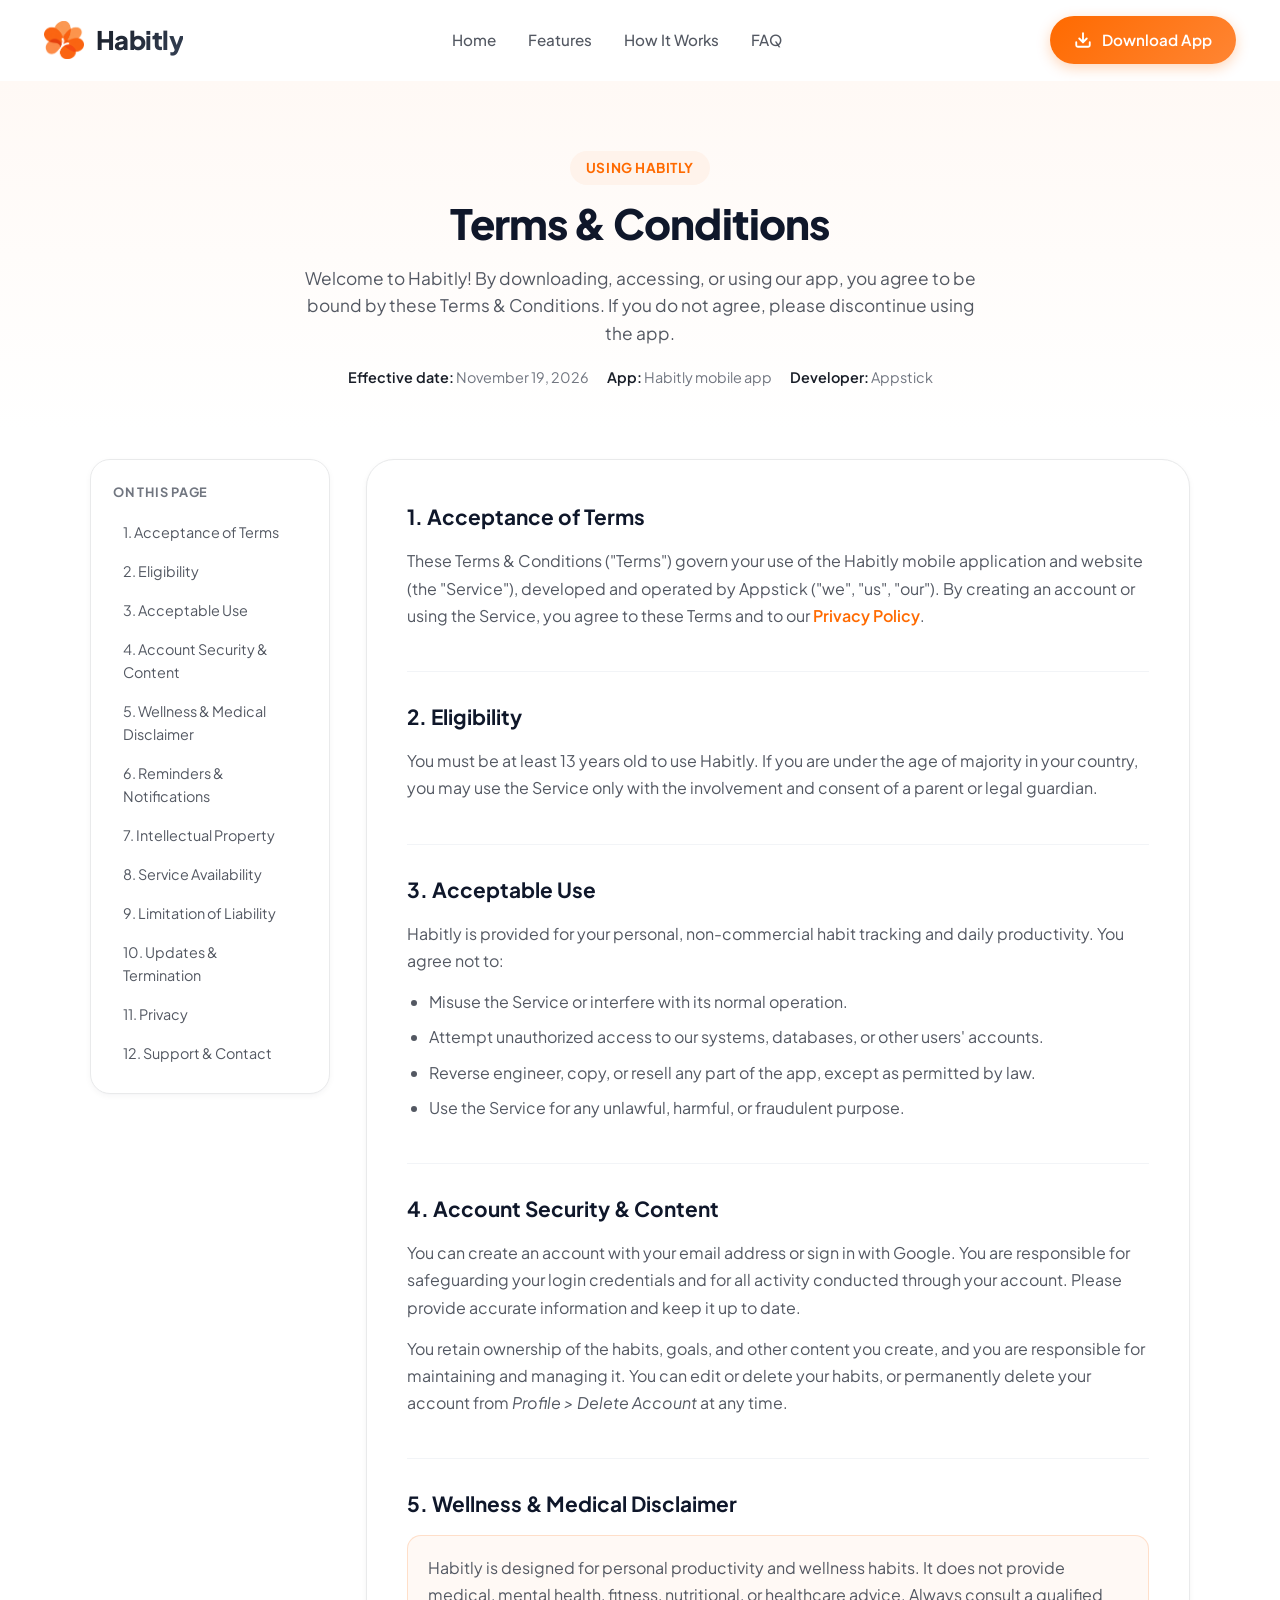
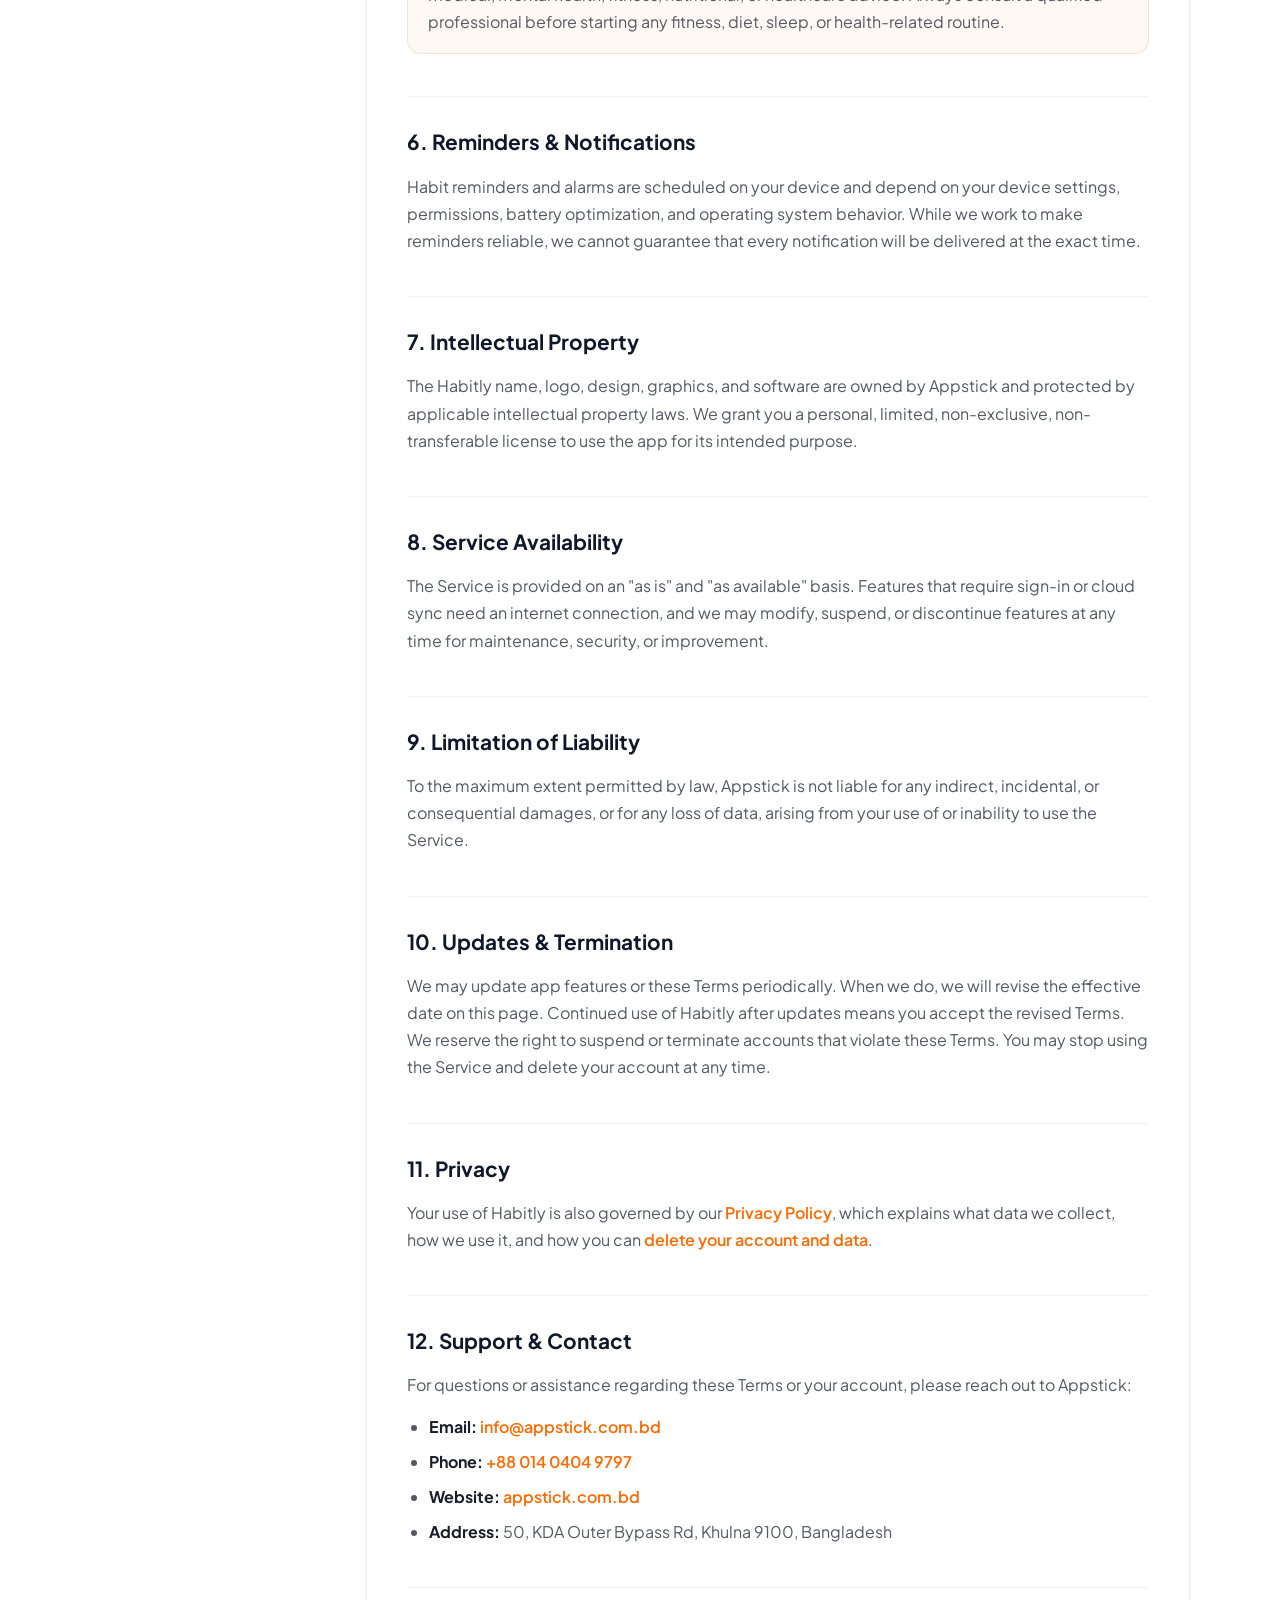
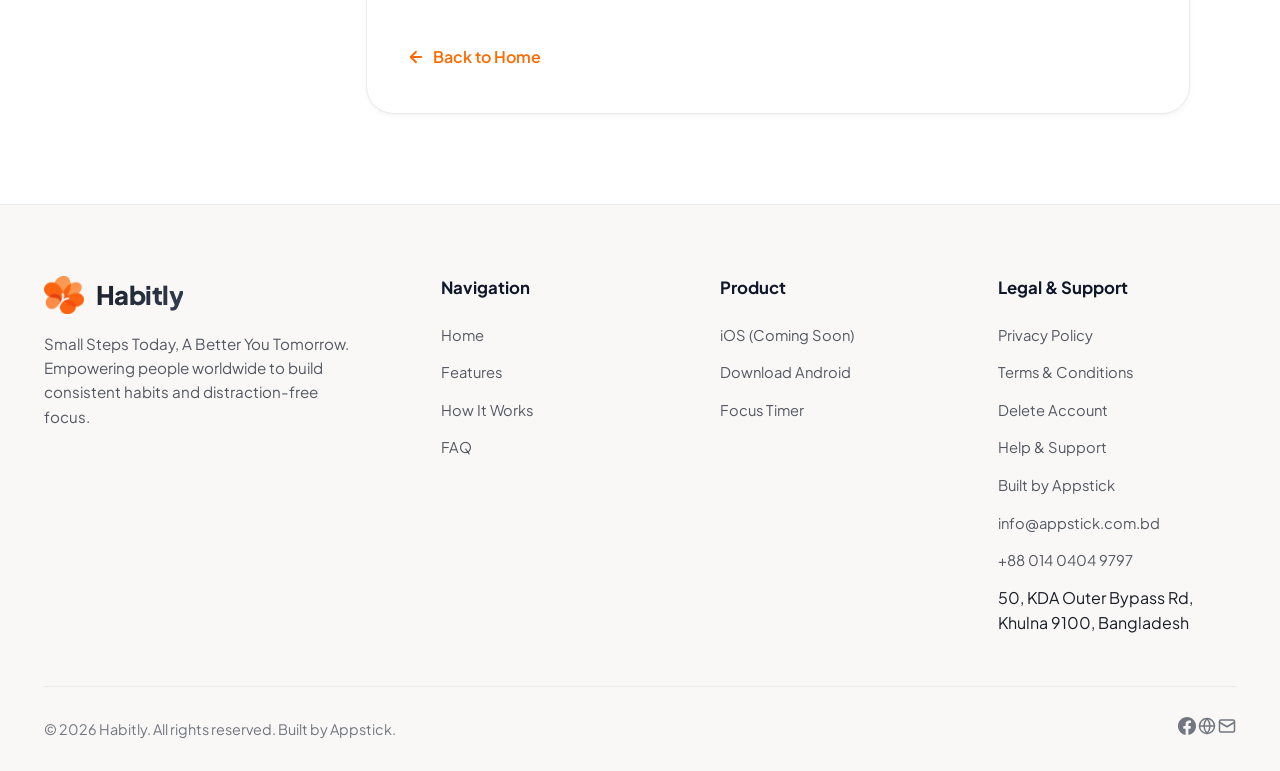
<file: terms-and-conditions.html>
<!DOCTYPE html>
<html lang="en">
<head>
  <meta charset="UTF-8">
  <meta name="viewport" content="width=device-width, initial-scale=1.0">
  <title>Terms &amp; Conditions - Habitly</title>
  <meta name="description" content="Read the Habitly Terms & Conditions for using the Habitly habit tracker and focus timer app.">
  <meta name="author" content="Appstick">

  <meta property="og:type" content="website">
  <meta property="og:title" content="Terms &amp; Conditions - Habitly">
  <meta property="og:description" content="The terms that govern your use of Habitly.">
  <meta property="og:image" content="assets/images/app_icon.png">

  <link rel="icon" type="image/png" href="assets/images/favicon.png">

  <link rel="preconnect" href="https://fonts.googleapis.com">
  <link rel="preconnect" href="https://fonts.gstatic.com" crossorigin>
  <link href="https://fonts.googleapis.com/css2?family=Caveat:wght@600;700&family=Plus+Jakarta+Sans:wght@400;500;600;700;800&display=swap" rel="stylesheet">

  <link rel="stylesheet" href="assets/css/style.css?v=2.1">
</head>
<body>

  <!-- Header & Navigation -->
  <header class="site-header">
    <div class="container">
      <nav class="navbar" aria-label="Main Navigation">
        <a href="index.html" class="brand-logo" aria-label="Habitly Home">
          <img src="assets/images/app_icon.png" alt="Habitly Logo Icon" class="brand-icon">
          <span class="brand-name">Habitly</span>
        </a>

        <ul class="nav-menu">
          <li><a href="index.html#home" class="nav-link">Home</a></li>
          <li><a href="index.html#features" class="nav-link">Features</a></li>
          <li><a href="index.html#how-it-works" class="nav-link">How It Works</a></li>
          <li><a href="index.html#faq" class="nav-link">FAQ</a></li>
        </ul>

        <div class="header-actions">
          <a href="index.html#download" class="btn-primary">
            <svg width="18" height="18" viewBox="0 0 24 24" fill="none" stroke="currentColor" stroke-width="2.5" stroke-linecap="round" stroke-linejoin="round">
              <path d="M21 15v4a2 2 0 0 1-2 2H5a2 2 0 0 1-2-2v-4"></path>
              <polyline points="7 10 12 15 17 10"></polyline>
              <line x1="12" y1="15" x2="12" y2="3"></line>
            </svg>
            <span>Download App</span>
          </a>
          <button class="mobile-nav-toggle" aria-label="Open mobile menu">
            <span></span>
            <span></span>
            <span></span>
          </button>
        </div>
      </nav>
    </div>
  </header>

  <!-- Page Hero -->
  <section class="legal-hero">
    <div class="container">
      <div class="section-header">
        <span class="section-tag">Using Habitly</span>
        <h1 class="section-title">Terms &amp; Conditions</h1>
        <p class="section-subtitle">
          Welcome to Habitly! By downloading, accessing, or using our app, you agree to be bound by these Terms &amp; Conditions. If you do not agree, please discontinue using the app.
        </p>
        <div class="legal-meta">
          <span><strong>Effective date:</strong> November 19, 2026</span>
          <span><strong>App:</strong> Habitly mobile app</span>
          <span><strong>Developer:</strong> Appstick</span>
        </div>
      </div>
    </div>
  </section>

  <!-- Terms Content -->
  <main class="legal-page">
    <div class="container">
      <div class="legal-layout">

        <aside class="legal-toc" aria-label="On this page">
          <h4>On this page</h4>
          <ol>
            <li><a href="#acceptance">1. Acceptance of Terms</a></li>
            <li><a href="#eligibility">2. Eligibility</a></li>
            <li><a href="#acceptable-use">3. Acceptable Use</a></li>
            <li><a href="#account">4. Account Security &amp; Content</a></li>
            <li><a href="#disclaimer">5. Wellness &amp; Medical Disclaimer</a></li>
            <li><a href="#reminders">6. Reminders &amp; Notifications</a></li>
            <li><a href="#ip">7. Intellectual Property</a></li>
            <li><a href="#availability">8. Service Availability</a></li>
            <li><a href="#liability">9. Limitation of Liability</a></li>
            <li><a href="#termination">10. Updates &amp; Termination</a></li>
            <li><a href="#privacy">11. Privacy</a></li>
            <li><a href="#contact">12. Support &amp; Contact</a></li>
          </ol>
        </aside>

        <article class="legal-content">

          <section id="acceptance">
            <h2>1. Acceptance of Terms</h2>
            <p>These Terms &amp; Conditions ("Terms") govern your use of the Habitly mobile application and website (the "Service"), developed and operated by Appstick ("we", "us", "our"). By creating an account or using the Service, you agree to these Terms and to our <a href="privacy-policy.html">Privacy Policy</a>.</p>
          </section>

          <section id="eligibility">
            <h2>2. Eligibility</h2>
            <p>You must be at least 13 years old to use Habitly. If you are under the age of majority in your country, you may use the Service only with the involvement and consent of a parent or legal guardian.</p>
          </section>

          <section id="acceptable-use">
            <h2>3. Acceptable Use</h2>
            <p>Habitly is provided for your personal, non-commercial habit tracking and daily productivity. You agree not to:</p>
            <ul>
              <li>Misuse the Service or interfere with its normal operation.</li>
              <li>Attempt unauthorized access to our systems, databases, or other users' accounts.</li>
              <li>Reverse engineer, copy, or resell any part of the app, except as permitted by law.</li>
              <li>Use the Service for any unlawful, harmful, or fraudulent purpose.</li>
            </ul>
          </section>

          <section id="account">
            <h2>4. Account Security &amp; Content</h2>
            <p>You can create an account with your email address or sign in with Google. You are responsible for safeguarding your login credentials and for all activity conducted through your account. Please provide accurate information and keep it up to date.</p>
            <p>You retain ownership of the habits, goals, and other content you create, and you are responsible for maintaining and managing it. You can edit or delete your habits, or permanently delete your account from <em>Profile &gt; Delete Account</em> at any time.</p>
          </section>

          <section id="disclaimer">
            <h2>5. Wellness &amp; Medical Disclaimer</h2>
            <div class="legal-callout">
              Habitly is designed for personal productivity and wellness habits. It does not provide medical, mental health, fitness, nutritional, or healthcare advice. Always consult a qualified professional before starting any fitness, diet, sleep, or health-related routine.
            </div>
          </section>

          <section id="reminders">
            <h2>6. Reminders &amp; Notifications</h2>
            <p>Habit reminders and alarms are scheduled on your device and depend on your device settings, permissions, battery optimization, and operating system behavior. While we work to make reminders reliable, we cannot guarantee that every notification will be delivered at the exact time.</p>
          </section>

          <section id="ip">
            <h2>7. Intellectual Property</h2>
            <p>The Habitly name, logo, design, graphics, and software are owned by Appstick and protected by applicable intellectual property laws. We grant you a personal, limited, non-exclusive, non-transferable license to use the app for its intended purpose.</p>
          </section>

          <section id="availability">
            <h2>8. Service Availability</h2>
            <p>The Service is provided on an "as is" and "as available" basis. Features that require sign-in or cloud sync need an internet connection, and we may modify, suspend, or discontinue features at any time for maintenance, security, or improvement.</p>
          </section>

          <section id="liability">
            <h2>9. Limitation of Liability</h2>
            <p>To the maximum extent permitted by law, Appstick is not liable for any indirect, incidental, or consequential damages, or for any loss of data, arising from your use of or inability to use the Service.</p>
          </section>

          <section id="termination">
            <h2>10. Updates &amp; Termination</h2>
            <p>We may update app features or these Terms periodically. When we do, we will revise the effective date on this page. Continued use of Habitly after updates means you accept the revised Terms. We reserve the right to suspend or terminate accounts that violate these Terms. You may stop using the Service and delete your account at any time.</p>
          </section>

          <section id="privacy">
            <h2>11. Privacy</h2>
            <p>Your use of Habitly is also governed by our <a href="privacy-policy.html">Privacy Policy</a>, which explains what data we collect, how we use it, and how you can <a href="privacy-policy.html#delete-account">delete your account and data</a>.</p>
          </section>

          <section id="contact">
            <h2>12. Support &amp; Contact</h2>
            <p>For questions or assistance regarding these Terms or your account, please reach out to Appstick:</p>
            <ul>
              <li><strong>Email:</strong> <a href="mailto:info@appstick.com.bd">info@appstick.com.bd</a></li>
              <li><strong>Phone:</strong> <a href="tel:+8801404049797">+88 014 0404 9797</a></li>
              <li><strong>Website:</strong> <a href="https://appstick.com.bd/" target="_blank" rel="noopener noreferrer">appstick.com.bd</a></li>
              <li><strong>Address:</strong> 50, KDA Outer Bypass Rd, Khulna 9100, Bangladesh</li>
            </ul>
          </section>

          <a href="index.html" class="legal-back">
            <svg width="18" height="18" viewBox="0 0 24 24" fill="none" stroke="currentColor" stroke-width="2.5" stroke-linecap="round" stroke-linejoin="round"><line x1="19" y1="12" x2="5" y2="12"></line><polyline points="12 19 5 12 12 5"></polyline></svg>
            Back to Home
          </a>
        </article>

      </div>
    </div>
  </main>

  <!-- Footer -->
  <footer class="site-footer">
    <div class="container">
      <div class="footer-top">
        <div class="footer-brand">
          <a href="index.html" class="brand-logo">
            <img src="assets/images/app_icon.png" alt="Habitly Logo" class="brand-icon">
            <span class="brand-name">Habitly</span>
          </a>
          <p>
            Small Steps Today, A Better You Tomorrow. Empowering people worldwide to build consistent habits and distraction-free focus.
          </p>
        </div>

        <div class="footer-col">
          <h4>Navigation</h4>
          <ul class="footer-links">
            <li><a href="index.html#home">Home</a></li>
            <li><a href="index.html#features">Features</a></li>
            <li><a href="index.html#how-it-works">How It Works</a></li>
            <li><a href="index.html#faq">FAQ</a></li>
          </ul>
        </div>

        <div class="footer-col">
          <h4>Product</h4>
          <ul class="footer-links">
            <li><a href="index.html#download">iOS (Coming Soon)</a></li>
            <li><a href="https://play.google.com/store/apps/details?id=bd.com.appstick.havitly" target="_blank" rel="noopener noreferrer">Download Android</a></li>
            <li><a href="index.html#features">Focus Timer</a></li>
          </ul>
        </div>

        <div class="footer-col">
          <h4>Legal &amp; Support</h4>
          <ul class="footer-links">
            <li><a href="privacy-policy.html">Privacy Policy</a></li>
            <li><a href="terms-and-conditions.html">Terms &amp; Conditions</a></li>
            <li><a href="privacy-policy.html#delete-account">Delete Account</a></li>
            <li><a href="mailto:info@appstick.com.bd">Help &amp; Support</a></li>
            <li><a href="https://appstick.com.bd/" target="_blank" rel="noopener noreferrer">Built by Appstick</a></li>
            <li><a href="mailto:info@appstick.com.bd">info@appstick.com.bd</a></li>
            <li><a href="tel:+8801404049797">+88 014 0404 9797</a></li>
            <li>50, KDA Outer Bypass Rd, Khulna 9100, Bangladesh</li>
          </ul>
        </div>
      </div>

      <div class="footer-bottom">
        <p>© 2026 Habitly. All rights reserved. Built by <a href="https://appstick.com.bd/" target="_blank" rel="noopener noreferrer">Appstick</a>.</p>
        <div class="footer-socials">
          <a href="https://facebook.com/appstick.com.bd" target="_blank" rel="noopener noreferrer" class="social-link" aria-label="Appstick on Facebook">
            <svg width="18" height="18" viewBox="0 0 24 24" fill="currentColor">
              <path d="M24 12.073C24 5.405 18.627 0 12 0S0 5.405 0 12.073C0 18.1 4.388 23.094 10.125 24v-8.437H7.078v-3.49h3.047V9.413c0-3.025 1.792-4.697 4.533-4.697 1.312 0 2.686.236 2.686.236v2.971H15.83c-1.491 0-1.956.93-1.956 1.886v2.264h3.328l-.532 3.49h-2.796V24C19.612 23.094 24 18.1 24 12.073z"/>
            </svg>
          </a>
          <a href="https://appstick.com.bd/" target="_blank" rel="noopener noreferrer" class="social-link" aria-label="Appstick Website">
            <svg width="18" height="18" viewBox="0 0 24 24" fill="none" stroke="currentColor" stroke-width="2" stroke-linecap="round" stroke-linejoin="round">
              <circle cx="12" cy="12" r="10"></circle>
              <line x1="2" y1="12" x2="22" y2="12"></line>
              <path d="M12 2a15.3 15.3 0 0 1 4 10 15.3 15.3 0 0 1-4 10 15.3 15.3 0 0 1-4-10 15.3 15.3 0 0 1 4-10z"></path>
            </svg>
          </a>
          <a href="mailto:info@appstick.com.bd" class="social-link" aria-label="Email Appstick">
            <svg width="18" height="18" viewBox="0 0 24 24" fill="none" stroke="currentColor" stroke-width="2" stroke-linecap="round" stroke-linejoin="round">
              <rect x="2" y="4" width="20" height="16" rx="2"></rect>
              <path d="m22 7-10 6L2 7"></path>
            </svg>
          </a>
        </div>
      </div>
    </div>
  </footer>

  <button id="back-to-top" class="back-to-top" aria-label="Back to Top">
    <svg width="22" height="22" viewBox="0 0 24 24" fill="none" stroke="currentColor" stroke-width="2.5" stroke-linecap="round" stroke-linejoin="round">
      <polyline points="18 15 12 9 6 15"></polyline>
    </svg>
  </button>

  <script src="assets/js/main.js?v=2.1"></script>
</body>
</html>
</file>
<file: assets/css/style.css>
/* ==========================================================================
   HABITLY LANDING PAGE - MODERN & PREMIUM STYLESHEET
   Design: Pixel-perfect, high conversion, mobile responsive
   ========================================================================== */

:root {
  /* Brand Colors */
  --primary: #FF6A00;
  --primary-hover: #E65A00;
  --primary-light: #FF8533;
  --primary-dark: #D45000;
  --primary-subtle: #FFF3EB;
  --primary-tint: #FFF9F5;
  --primary-gradient: linear-gradient(135deg, #FF6A00 0%, #FF8533 100%);
  --primary-glow: rgba(255, 106, 0, 0.28);
  --primary-glow-soft: rgba(255, 106, 0, 0.12);

  /* Accents */
  --accent-blue: #2563EB;
  --accent-blue-bg: #EFF6FF;
  --accent-green: #10B981;
  --accent-green-bg: #ECFDF5;
  --accent-yellow: #F59E0B;
  --accent-yellow-bg: #FEF3C7;
  --accent-purple: #8B5CF6;
  --accent-purple-bg: #F5F3FF;

  /* Neutrals (Light Mode) */
  --bg-body: #FFFFFF;
  --bg-alt: #FAF8F6;
  --bg-card: #FFFFFF;
  --bg-card-hover: #FFFDFB;
  --bg-nav: rgba(255, 255, 255, 0.88);

  --text-main: #181D27;
  --text-heading: #0F172A;
  --text-muted: #535862;
  --text-light: #717680;
  --text-white: #FFFFFF;

  --border-color: #E9EAEB;
  --border-light: #F2F4F7;
  --border-primary: rgba(255, 106, 0, 0.18);

  /* Shadows */
  --shadow-xs: 0 1px 2px rgba(16, 24, 40, 0.05);
  --shadow-sm: 0 2px 6px rgba(16, 24, 40, 0.04), 0 1px 3px rgba(16, 24, 40, 0.02);
  --shadow-md: 0 12px 24px -4px rgba(16, 24, 40, 0.08), 0 4px 6px -2px rgba(16, 24, 40, 0.03);
  --shadow-lg: 0 20px 40px -10px rgba(255, 106, 0, 0.14), 0 8px 16px -4px rgba(16, 24, 40, 0.03);
  --shadow-float: 0 24px 50px -12px rgba(15, 23, 42, 0.12), 0 12px 24px -8px rgba(255, 106, 0, 0.15);
  --shadow-phone: 0 35px 70px -15px rgba(26, 32, 44, 0.28), 0 15px 30px -10px rgba(255, 106, 0, 0.18);

  /* Fonts */
  --font-main: 'Plus Jakarta Sans', system-ui, -apple-system, BlinkMacSystemFont, 'Segoe UI', Roboto, sans-serif;
  --font-hand: 'Caveat', cursive, sans-serif;

  /* Layout */
  --container-max: 1240px;
  --radius-sm: 8px;
  --radius-md: 14px;
  --radius-lg: 20px;
  --radius-xl: 28px;
  --radius-full: 9999px;

  /* Transitions */
  --transition-fast: 0.2s cubic-bezier(0.16, 1, 0.3, 1);
  --transition-base: 0.3s cubic-bezier(0.16, 1, 0.3, 1);
  --transition-smooth: 0.5s cubic-bezier(0.16, 1, 0.3, 1);
}

/* ==========================================================================
   Base & Reset
   ========================================================================== */

*, *::before, *::after {
  box-sizing: border-box;
  margin: 0;
  padding: 0;
}

html {
  font-size: 16px;
  scroll-behavior: smooth;
  -webkit-font-smoothing: antialiased;
  -moz-osx-font-smoothing: grayscale;
  width: 100%;
}

body {
  font-family: var(--font-main);
  background-color: var(--bg-body);
  color: var(--text-main);
  line-height: 1.6;
  overflow-x: clip;
  width: 100%;
  transition: background-color var(--transition-base), color var(--transition-base);
}

img {
  max-width: 100%;
  height: auto;
  display: block;
}

a {
  color: inherit;
  text-decoration: none;
  transition: color var(--transition-fast);
}

button {
  font-family: inherit;
  cursor: pointer;
  border: none;
  background: none;
  outline: none;
}

.container {
  width: 100%;
  max-width: var(--container-max);
  margin: 0 auto;
  padding: 0 24px;
}

/* ==========================================================================
   Header & Navigation
   ========================================================================== */

.site-header {
  position: -webkit-sticky;
  position: sticky;
  top: 0;
  left: 0;
  right: 0;
  width: 100%;
  z-index: 1000;
  background: var(--bg-nav);
  backdrop-filter: blur(16px);
  -webkit-backdrop-filter: blur(16px);
  border-bottom: 1px solid transparent;
  transition: all var(--transition-base);
}

.site-header.scrolled {
  border-bottom-color: var(--border-color);
  box-shadow: var(--shadow-sm);
}

.navbar {
  display: flex;
  align-items: center;
  justify-content: space-between;
  height: 80px;
}

/* Logo */
.brand-logo {
  display: flex;
  align-items: center;
  gap: 12px;
  font-weight: 800;
  font-size: 1.6rem;
  color: var(--text-heading);
  letter-spacing: -0.02em;
}

.brand-icon {
  width: 40px;
  height: 40px;
  object-fit: contain;
  transition: transform var(--transition-fast);
}

.brand-logo:hover .brand-icon {
  transform: rotate(15deg) scale(1.08);
}

.brand-name {
  font-size: 1.6rem;
  font-weight: 800;
  background: linear-gradient(135deg, #181D27 0%, #344054 100%);
  -webkit-background-clip: text;
  -webkit-text-fill-color: transparent;
}

/* Nav Links */
.nav-menu {
  display: flex;
  align-items: center;
  gap: 32px;
  list-style: none;
}

.nav-link {
  font-size: 0.95rem;
  font-weight: 500;
  color: var(--text-muted);
  position: relative;
  padding: 6px 0;
  transition: color var(--transition-fast);
}

.nav-link:hover,
.nav-link.active {
  color: var(--primary);
  font-weight: 600;
}

.nav-link.active::after {
  content: '';
  position: absolute;
  bottom: 0;
  left: 0;
  width: 100%;
  height: 2px;
  background: var(--primary);
  border-radius: var(--radius-full);
}

/* Header Actions */
.header-actions {
  display: flex;
  align-items: center;
  gap: 16px;
}

/* Primary CTA Button */
.btn-primary {
  display: inline-flex;
  align-items: center;
  gap: 10px;
  padding: 12px 24px;
  background: var(--primary-gradient);
  color: var(--text-white);
  font-weight: 600;
  font-size: 0.95rem;
  border-radius: var(--radius-full);
  box-shadow: 0 4px 14px var(--primary-glow);
  transition: all var(--transition-fast);
}

.btn-primary:hover {
  background: linear-gradient(135deg, #FF5500 0%, #FF7700 100%);
  transform: translateY(-2px);
  box-shadow: 0 8px 22px var(--primary-glow);
  color: var(--text-white);
}

.btn-primary svg {
  transition: transform var(--transition-fast);
}

.btn-primary:hover svg {
  transform: translateY(2px);
}

/* Mobile Hamburger */
.mobile-nav-toggle {
  display: none;
  flex-direction: column;
  gap: 6px;
  width: 40px;
  height: 40px;
  padding: 9px;
  border-radius: var(--radius-md);
  background: var(--bg-alt);
  border: 1px solid var(--border-color);
}

.mobile-nav-toggle span {
  display: block;
  width: 100%;
  height: 2px;
  background: var(--text-main);
  border-radius: 2px;
  transition: all var(--transition-fast);
}

.mobile-nav-toggle.open span:nth-child(1) {
  transform: translateY(8px) rotate(45deg);
}

.mobile-nav-toggle.open span:nth-child(2) {
  opacity: 0;
}

.mobile-nav-toggle.open span:nth-child(3) {
  transform: translateY(-8px) rotate(-45deg);
}

/* ==========================================================================
   Hero Section
   ========================================================================== */

.hero-section {
  position: relative;
  padding: 50px 0 70px;
  overflow: hidden;
  background: #FFFFFF;
}

.hero-grid {
  display: grid;
  grid-template-columns: minmax(0, 1.15fr) minmax(0, 1fr);
  align-items: center;
  gap: 32px;
}

/* Hero Content */
.hero-content {
  position: relative;
  z-index: 2;
}

.hero-badge {
  display: inline-flex;
  align-items: center;
  gap: 8px;
  padding: 8px 18px;
  background: var(--primary-subtle);
  border: 1px solid rgba(255, 106, 0, 0.18);
  border-radius: var(--radius-full);
  color: var(--primary);
  font-size: 0.88rem;
  font-weight: 700;
  margin-bottom: 24px;
  box-shadow: 0 2px 8px rgba(255, 106, 0, 0.08);
}

.hero-title {
  font-size: clamp(2.5rem, 3.8vw, 3.5rem);
  font-weight: 800;
  line-height: 1.15;
  color: var(--text-heading);
  letter-spacing: -0.03em;
  margin-bottom: 22px;
}

.hero-title-highlight {
  position: relative;
  display: inline;
  color: var(--primary);
}

.hero-title-brush {
  position: absolute;
  left: 0;
  bottom: -10px;
  width: 100%;
  height: 14px;
  pointer-events: none;
}

.mobile-break {
  display: none;
}

.hero-subtitle {
  font-size: 1.15rem;
  color: var(--text-muted);
  line-height: 1.65;
  margin-bottom: 36px;
  max-width: 530px;
}

/* Store Download Buttons */
.store-buttons {
  display: flex;
  align-items: center;
  gap: 16px;
  flex-wrap: wrap;
  margin-bottom: 40px;
}

.store-btn {
  display: inline-flex;
  align-items: center;
  gap: 14px;
  padding: 10px 22px;
  background: #000000;
  color: #FFFFFF;
  border-radius: var(--radius-md);
  border: 1px solid rgba(255, 255, 255, 0.15);
  box-shadow: 0 4px 14px rgba(0, 0, 0, 0.15);
  transition: all var(--transition-fast);
}

.store-btn:hover {
  background: #1A1A1A;
  transform: translateY(-3px);
  box-shadow: 0 8px 20px rgba(0, 0, 0, 0.25);
  border-color: rgba(255, 106, 0, 0.4);
}

.store-btn-icon {
  width: 28px;
  height: 28px;
  display: flex;
  align-items: center;
  justify-content: center;
}

.store-btn-icon svg,
.store-btn-icon img,
.store-icon-img {
  width: 100%;
  height: 100%;
  object-fit: contain;
  display: block;
}

.store-btn-text {
  display: flex;
  flex-direction: column;
  text-align: left;
}

.store-btn-sub {
  font-size: 0.68rem;
  letter-spacing: 0.05em;
  text-transform: uppercase;
  color: #9CA3AF;
  font-weight: 500;
  line-height: 1.2;
}

.store-btn-main {
  font-size: 1.15rem;
  font-weight: 700;
  line-height: 1.2;
  letter-spacing: -0.02em;
  color: #FFFFFF;
}

/* ==========================================================================
   Hero Visual / Showcase (Pixel-Perfect Dual iPhone 15 Pro Artwork)
   ========================================================================== */

.hero-showcase {
  position: relative;
  display: flex;
  align-items: center;
  justify-content: center;
  width: 100%;
  max-width: 660px;
  margin: 0 auto;
  user-select: none;
}

.hero-showcase-wrapper {
  position: relative;
  width: 100%;
  display: flex;
  align-items: center;
  justify-content: center;
  animation: floatHeroShowcase 6s ease-in-out infinite;
  transition: transform 0.4s cubic-bezier(0.16, 1, 0.3, 1);
}

.hero-showcase-wrapper:hover {
  transform: translateY(-8px) scale(1.018);
}

.hero-ambient-glow {
  position: absolute;
  top: 50%;
  left: 50%;
  transform: translate(-50%, -50%);
  width: 92%;
  height: 92%;
  border-radius: 50%;
  background: radial-gradient(circle, rgba(255, 138, 0, 0.22) 0%, rgba(255, 106, 0, 0.08) 50%, transparent 72%);
  filter: blur(45px);
  pointer-events: none;
  z-index: 1;
  animation: pulseAmbientGlow 6s ease-in-out infinite alternate;
}

.hero-showcase-img {
  position: relative;
  z-index: 2;
  width: 100%;
  height: auto;
  max-width: 100%;
  display: block;
  object-fit: contain;
  filter: drop-shadow(0 20px 45px rgba(255, 106, 0, 0.14));
  user-select: none;
  -webkit-user-drag: none;
  transition: filter var(--transition-base);
}

@keyframes floatHeroShowcase {
  0%, 100% {
    transform: translateY(0);
  }
  50% {
    transform: translateY(-10px);
  }
}

@keyframes pulseAmbientGlow {
  0%, 100% {
    transform: translate(-50%, -50%) scale(0.96);
    opacity: 0.85;
  }
  50% {
    transform: translate(-50%, -50%) scale(1.06);
    opacity: 1;
  }
}

/* ==========================================================================
   Quick Highlights Ribbon (Directly below Hero)
   ========================================================================== */

.highlights-ribbon {
  position: relative;
  padding: 30px 0 60px;
  z-index: 5;
}

.highlights-grid {
  display: grid;
  grid-template-columns: repeat(4, 1fr);
  gap: 20px;
}

.highlight-card {
  display: flex;
  align-items: flex-start;
  gap: 16px;
  padding: 22px 20px;
  background: var(--bg-card);
  border: 1px solid var(--border-color);
  border-radius: var(--radius-lg);
  box-shadow: var(--shadow-sm);
  transition: all var(--transition-base);
}

.highlight-card:hover {
  transform: translateY(-4px);
  border-color: var(--border-primary);
  box-shadow: var(--shadow-md);
  background: var(--bg-card-hover);
}

.highlight-icon-box {
  width: 48px;
  height: 48px;
  border-radius: var(--radius-md);
  display: flex;
  align-items: center;
  justify-content: center;
  flex-shrink: 0;
  transition: transform var(--transition-fast);
}

.highlight-card:hover .highlight-icon-box {
  transform: scale(1.1);
}

.highlight-icon-box.orange {
  background: #FFF0EB;
  color: var(--primary);
}

.highlight-icon-box.blue {
  background: var(--accent-blue-bg);
  color: var(--accent-blue);
}

.highlight-icon-box.green {
  background: var(--accent-green-bg);
  color: var(--accent-green);
}

.highlight-icon-box.yellow {
  background: var(--accent-yellow-bg);
  color: var(--accent-yellow);
}

.highlight-info h3 {
  font-size: 1.05rem;
  font-weight: 700;
  color: var(--text-heading);
  margin-bottom: 6px;
  line-height: 1.25;
}

.highlight-info p {
  font-size: 0.88rem;
  color: var(--text-muted);
  line-height: 1.45;
}

/* ==========================================================================
   Features Section
   ========================================================================== */

.section-padding {
  padding: 90px 0;
}

.section-alt {
  background: var(--bg-alt);
}

.legal-content {
  max-width: 860px;
  margin: 0 auto;
  padding: 32px;
  background: var(--bg-card);
  border: 1px solid var(--border-color);
  border-radius: var(--radius-xl);
  box-shadow: var(--shadow-sm);
}

.legal-content h3 {
  margin: 0 0 10px;
  color: var(--text-heading);
  font-size: 1.1rem;
}

.legal-content p {
  margin: 0 0 24px;
  color: var(--text-muted);
  line-height: 1.7;
}

.legal-content p:last-child {
  margin-bottom: 0;
}

.legal-content a {
  color: var(--primary);
  font-weight: 600;
}

.section-header {
  text-align: center;
  max-width: 680px;
  margin: 0 auto 60px;
}

.section-tag {
  display: inline-block;
  padding: 6px 16px;
  background: var(--primary-subtle);
  color: var(--primary);
  font-size: 0.85rem;
  font-weight: 700;
  border-radius: var(--radius-full);
  margin-bottom: 14px;
  letter-spacing: 0.04em;
  text-transform: uppercase;
}

.section-title {
  font-size: 2.6rem;
  font-weight: 800;
  color: var(--text-heading);
  line-height: 1.2;
  letter-spacing: -0.02em;
  margin-bottom: 16px;
}

.section-subtitle {
  font-size: 1.08rem;
  color: var(--text-muted);
  line-height: 1.6;
}

/* Feature Grid Cards */
.features-grid {
  display: grid;
  grid-template-columns: repeat(3, 1fr);
  gap: 28px;
}

.feature-box {
  background: var(--bg-card);
  border: 1px solid var(--border-color);
  border-radius: var(--radius-xl);
  padding: 36px 30px;
  transition: all var(--transition-base);
  position: relative;
  overflow: hidden;
}

.feature-box::before {
  content: '';
  position: absolute;
  top: 0;
  left: 0;
  width: 100%;
  height: 4px;
  background: var(--primary-gradient);
  opacity: 0;
  transition: opacity var(--transition-fast);
}

.feature-box:hover {
  transform: translateY(-6px);
  border-color: var(--border-primary);
  box-shadow: var(--shadow-lg);
}

.feature-box:hover::before {
  opacity: 1;
}

.feature-icon-wrapper {
  width: 58px;
  height: 58px;
  border-radius: var(--radius-lg);
  background: var(--primary-subtle);
  color: var(--primary);
  display: flex;
  align-items: center;
  justify-content: center;
  margin-bottom: 24px;
  font-size: 1.5rem;
  transition: all var(--transition-fast);
}

.feature-box:hover .feature-icon-wrapper {
  transform: scale(1.1) rotate(5deg);
  background: var(--primary-gradient);
  color: #FFFFFF;
}

.feature-box h3 {
  font-size: 1.28rem;
  font-weight: 700;
  color: var(--text-heading);
  margin-bottom: 12px;
}

.feature-box p {
  font-size: 0.95rem;
  color: var(--text-muted);
  line-height: 1.6;
}

/* ==========================================================================
   Interactive Live Focus Timer Widget Demo
   ========================================================================== */

.timer-demo-section {
  position: relative;
  overflow: hidden;
  background: radial-gradient(circle at center, rgba(255, 106, 0, 0.05) 0%, transparent 70%);
}

.timer-demo-card {
  max-width: 820px;
  margin: 0 auto;
  background: var(--bg-card);
  border: 1px solid var(--border-color);
  border-radius: var(--radius-xl);
  padding: 44px;
  box-shadow: var(--shadow-lg);
  display: grid;
  grid-template-columns: 1fr 1fr;
  align-items: center;
  gap: 40px;
}

.timer-demo-info h3 {
  font-size: 1.8rem;
  font-weight: 800;
  color: var(--text-heading);
  margin-bottom: 14px;
  line-height: 1.25;
}

.timer-demo-info p {
  color: var(--text-muted);
  font-size: 0.98rem;
  line-height: 1.6;
  margin-bottom: 24px;
}

.timer-demo-features {
  list-style: none;
  display: flex;
  flex-direction: column;
  gap: 12px;
}

.timer-demo-features li {
  display: flex;
  align-items: center;
  gap: 10px;
  font-size: 0.92rem;
  font-weight: 600;
  color: var(--text-heading);
}

.timer-demo-features li svg {
  color: var(--primary);
  flex-shrink: 0;
}

/* Interactive Timer UI */
.interactive-timer {
  background: var(--bg-alt);
  border: 1px solid var(--border-color);
  border-radius: var(--radius-lg);
  padding: 32px 24px;
  text-align: center;
  display: flex;
  flex-direction: column;
  align-items: center;
}

.timer-preset-chips {
  display: flex;
  align-items: center;
  gap: 8px;
  margin-bottom: 24px;
}

.preset-chip {
  padding: 6px 14px;
  border-radius: var(--radius-full);
  background: var(--bg-card);
  border: 1px solid var(--border-color);
  font-size: 0.85rem;
  font-weight: 600;
  color: var(--text-muted);
  transition: all var(--transition-fast);
}

.preset-chip:hover,
.preset-chip.active {
  background: var(--primary);
  color: #FFFFFF;
  border-color: var(--primary);
}

.timer-circle-wrapper {
  position: relative;
  width: 190px;
  height: 190px;
  margin-bottom: 24px;
  display: flex;
  align-items: center;
  justify-content: center;
}

.timer-svg {
  transform: rotate(-90deg);
  width: 100%;
  height: 100%;
}

.timer-bg-circle {
  fill: none;
  stroke: var(--border-color);
  stroke-width: 8;
}

.timer-progress-circle {
  fill: none;
  stroke: var(--primary);
  stroke-width: 8;
  stroke-linecap: round;
  stroke-dasharray: 565.48;
  stroke-dashoffset: 0;
  transition: stroke-dashoffset 1s linear;
}

.timer-time-display {
  position: absolute;
  display: flex;
  flex-direction: column;
  align-items: center;
}

.timer-digits {
  font-size: 2.5rem;
  font-weight: 800;
  color: var(--text-heading);
  letter-spacing: -0.03em;
  font-variant-numeric: tabular-nums;
  line-height: 1;
}

.timer-status-text {
  font-size: 0.8rem;
  font-weight: 600;
  color: var(--text-muted);
  margin-top: 4px;
}

.timer-actions {
  display: flex;
  align-items: center;
  gap: 12px;
}

.timer-btn-toggle {
  display: inline-flex;
  align-items: center;
  gap: 8px;
  padding: 10px 24px;
  background: var(--primary-gradient);
  color: #FFFFFF;
  font-weight: 700;
  font-size: 0.95rem;
  border-radius: var(--radius-full);
  box-shadow: 0 4px 12px var(--primary-glow);
  transition: all var(--transition-fast);
}

.timer-btn-toggle:hover {
  transform: translateY(-2px);
  box-shadow: 0 6px 18px var(--primary-glow);
}

.timer-btn-reset {
  width: 42px;
  height: 42px;
  border-radius: var(--radius-full);
  background: var(--bg-card);
  border: 1px solid var(--border-color);
  color: var(--text-muted);
  display: flex;
  align-items: center;
  justify-content: center;
  transition: all var(--transition-fast);
}

.timer-btn-reset:hover {
  color: var(--text-heading);
  border-color: var(--text-muted);
}


/* ==========================================================================
   How It Works Section
   ========================================================================== */

.steps-grid {
  display: grid;
  grid-template-columns: repeat(3, 1fr);
  gap: 32px;
  position: relative;
}

.step-card {
  position: relative;
  background: var(--bg-card);
  border: 1px solid var(--border-color);
  border-radius: var(--radius-xl);
  padding: 36px 30px;
  box-shadow: var(--shadow-sm);
  transition: all var(--transition-base);
}

.step-card:hover {
  transform: translateY(-6px);
  box-shadow: var(--shadow-md);
  border-color: var(--border-primary);
}

.step-number {
  position: absolute;
  top: 24px;
  right: 28px;
  font-size: 3rem;
  font-weight: 900;
  color: var(--border-color);
  line-height: 1;
  opacity: 0.6;
}

.step-icon-box {
  width: 54px;
  height: 54px;
  border-radius: var(--radius-lg);
  background: var(--primary-subtle);
  color: var(--primary);
  display: flex;
  align-items: center;
  justify-content: center;
  margin-bottom: 24px;
  font-size: 1.4rem;
}

.step-card h3 {
  font-size: 1.25rem;
  font-weight: 700;
  color: var(--text-heading);
  margin-bottom: 12px;
}

.step-card p {
  font-size: 0.95rem;
  color: var(--text-muted);
  line-height: 1.6;
}

.author-meta h4 {
  font-size: 0.98rem;
  font-weight: 700;
  color: var(--text-heading);
  line-height: 1.2;
}

.author-meta span {
  font-size: 0.82rem;
  color: var(--text-muted);
}

/* ==========================================================================
   FAQ Section
   ========================================================================== */

.faq-wrapper {
  max-width: 760px;
  margin: 0 auto;
}

.faq-item {
  border: 1px solid var(--border-color);
  border-radius: var(--radius-lg);
  margin-bottom: 16px;
  background: var(--bg-card);
  overflow: hidden;
  transition: border-color var(--transition-fast);
}

.faq-item.active {
  border-color: var(--border-primary);
  box-shadow: var(--shadow-sm);
}

.faq-question {
  width: 100%;
  display: flex;
  align-items: center;
  justify-content: space-between;
  padding: 22px 24px;
  font-size: 1.08rem;
  font-weight: 700;
  color: var(--text-heading);
  text-align: left;
  transition: color var(--transition-fast);
}

.faq-question:hover {
  color: var(--primary);
}

.faq-icon {
  width: 32px;
  height: 32px;
  border-radius: 50%;
  background: var(--bg-alt);
  display: flex;
  align-items: center;
  justify-content: center;
  color: var(--text-muted);
  flex-shrink: 0;
  transition: all var(--transition-fast);
}

.faq-item.active .faq-icon {
  background: var(--primary);
  color: #FFFFFF;
  transform: rotate(180deg);
}

.faq-answer {
  max-height: 0;
  overflow: hidden;
  transition: max-height 0.35s ease, padding 0.35s ease;
  padding: 0 24px;
}

.faq-item.active .faq-answer {
  max-height: 250px;
  padding: 0 24px 22px;
}

.faq-answer p {
  font-size: 0.96rem;
  color: var(--text-muted);
  line-height: 1.65;
}

/* ==========================================================================
   Call To Action (CTA) Banner
   ========================================================================== */

.cta-section {
  padding: 50px 0 90px;
}

.cta-banner {
  position: relative;
  background: linear-gradient(135deg, #181D27 0%, #2A2F3D 100%);
  border-radius: var(--radius-xl);
  padding: 60px;
  overflow: hidden;
  color: #FFFFFF;
  display: grid;
  grid-template-columns: 1.2fr 0.8fr;
  align-items: center;
  gap: 40px;
  box-shadow: var(--shadow-lg);
}

.cta-bg-glow {
  position: absolute;
  top: -100px;
  right: -100px;
  width: 400px;
  height: 400px;
  border-radius: 50%;
  background: radial-gradient(circle, rgba(255, 106, 0, 0.35) 0%, transparent 70%);
  filter: blur(40px);
  pointer-events: none;
}

.cta-content {
  position: relative;
  z-index: 2;
}

.cta-content .section-tag {
  background: rgba(255, 106, 0, 0.2);
  color: #FF8533;
}

.cta-title {
  font-size: 2.5rem;
  font-weight: 800;
  line-height: 1.2;
  margin-bottom: 16px;
  color: #FFFFFF;
}

.cta-subtitle {
  font-size: 1.1rem;
  color: #CBD5E1;
  margin-bottom: 32px;
  line-height: 1.6;
}

.cta-banner .store-buttons {
  margin-bottom: 0;
}

.cta-visual {
  position: relative;
  z-index: 2;
  display: flex;
  flex-direction: column;
  align-items: center;
  justify-content: center;
  background: rgba(255, 255, 255, 0.05);
  border: 1px solid rgba(255, 255, 255, 0.1);
  border-radius: var(--radius-lg);
  padding: 30px;
  text-align: center;
  backdrop-filter: blur(10px);
}

.cta-qr-box {
  width: 140px;
  height: 140px;
  background: #FFFFFF;
  border-radius: var(--radius-md);
  padding: 10px;
  margin-bottom: 16px;
  display: flex;
  align-items: center;
  justify-content: center;
}

.cta-qr-box svg {
  width: 100%;
  height: 100%;
}

.cta-visual span {
  font-size: 0.9rem;
  font-weight: 600;
  color: #E2E8F0;
}

/* ==========================================================================
   Footer
   ========================================================================== */

.site-footer {
  background: var(--bg-alt);
  border-top: 1px solid var(--border-color);
  padding: 70px 0 30px;
}

.footer-top {
  display: grid;
  grid-template-columns: 1.5fr repeat(3, 1fr);
  gap: 40px;
  margin-bottom: 50px;
}

.footer-brand p {
  margin-top: 16px;
  font-size: 0.95rem;
  color: var(--text-muted);
  line-height: 1.6;
  max-width: 320px;
}

.footer-col h4 {
  font-size: 1.05rem;
  font-weight: 700;
  color: var(--text-heading);
  margin-bottom: 20px;
}

.footer-links {
  list-style: none;
  display: flex;
  flex-direction: column;
  gap: 12px;
}

.footer-links a {
  font-size: 0.92rem;
  color: var(--text-muted);
  transition: color var(--transition-fast);
}

.footer-links a:hover {
  color: var(--primary);
}

.footer-bottom {
  display: flex;
  align-items: center;
  justify-content: space-between;
  padding-top: 30px;
  border-top: 1px solid var(--border-color);
  font-size: 0.9rem;
  color: var(--text-light);
  flex-wrap: wrap;
  gap: 16px;
}

/* ==========================================================================
   Back To Top Floating Button
   ========================================================================== */

.back-to-top {
  position: fixed;
  bottom: 30px;
  right: 30px;
  width: 48px;
  height: 48px;
  border-radius: 50%;
  background: var(--primary);
  color: #FFFFFF;
  display: flex;
  align-items: center;
  justify-content: center;
  box-shadow: 0 6px 18px var(--primary-glow);
  opacity: 0;
  visibility: hidden;
  transform: translateY(20px);
  transition: all var(--transition-base);
  z-index: 900;
}

.back-to-top.visible {
  opacity: 1;
  visibility: visible;
  transform: translateY(0);
}

.back-to-top:hover {
  background: var(--primary-hover);
  transform: translateY(-4px);
}

/* ==========================================================================
   Responsive Media Queries
   ========================================================================== */

@media (max-width: 1200px) {
  .hero-grid {
    grid-template-columns: minmax(0, 1.15fr) minmax(0, 1fr);
    gap: 24px;
  }

  
}

@media (max-width: 1080px) {
  .hero-grid {
    grid-template-columns: minmax(0, 1.18fr) minmax(0, 1fr);
    gap: 20px;
  }

  .hero-title {
    font-size: 2.35rem;
    line-height: 1.18;
  }

  .hero-subtitle {
    font-size: 1.05rem;
    line-height: 1.6;
    margin-bottom: 28px;
  }

  

  .highlights-grid {
    grid-template-columns: repeat(2, 1fr);
  }

  .features-grid,
  .steps-grid {
    grid-template-columns: repeat(2, 1fr);
  }

  .footer-top {
    grid-template-columns: 1fr 1fr;
  }
}

@media (max-width: 900px) {
  .hero-grid {
    grid-template-columns: 1fr;
    text-align: center;
    gap: 48px;
  }

  .hero-subtitle {
    margin-left: auto;
    margin-right: auto;
  }

  .store-buttons {
    justify-content: center;
  }

  .hero-showcase { max-width: 540px; margin: 0 auto; }

  .timer-demo-card {
    grid-template-columns: 1fr;
  }

  .cta-banner {
    grid-template-columns: 1fr;
    text-align: center;
    padding: 40px 24px;
  }

  .cta-banner .store-buttons {
    justify-content: center;
  }

  .cta-visual {
    margin-top: 20px;
  }

  .nav-menu {
    position: fixed;
    top: 80px;
    left: 0;
    width: 100%;
    background: var(--bg-card);
    flex-direction: column;
    padding: 30px;
    gap: 20px;
    border-bottom: 1px solid var(--border-color);
    box-shadow: var(--shadow-md);
    transform: translateY(-150%);
    opacity: 0;
    visibility: hidden;
    transition: all var(--transition-base);
  }

  .nav-menu.open {
    transform: translateY(0);
    opacity: 1;
    visibility: visible;
  }

  .mobile-nav-toggle {
    display: flex;
  }

  .header-actions .btn-primary {
    display: none;
  }
}

@media (max-width: 640px) {
  .hero-title {
    font-size: 2.1rem;
    line-height: 1.16;
  }

  .section-title {
    font-size: 1.85rem;
  }

  .highlights-grid,
  .features-grid,
  .steps-grid {
    grid-template-columns: 1fr;
  }

  .footer-top {
    grid-template-columns: 1fr;
  }

  .footer-bottom {
    flex-direction: column;
    text-align: center;
  }

  .hero-showcase {
    padding: 10px 0 0;
    width: 100%;
    max-width: 100vw;
    overflow: visible;
  }

  .hero-showcase { max-width: 540px; margin: 0 auto; }

}

@media (max-width: 540px) {
  .container {
    padding: 0 16px;
  }

  .hero-title {
    font-size: 1.8rem;
    line-height: 1.18;
  }

  .store-buttons {
    flex-direction: column;
    align-items: stretch;
    max-width: 280px;
    margin: 0 auto 32px;
  }

  .store-btn {
    justify-content: center;
  }

  .hero-showcase { max-width: 540px; margin: 0 auto; }
}

@media (max-width: 380px) {
  .hero-title {
    font-size: 1.6rem;
  }

  .hero-showcase { max-width: 540px; margin: 0 auto; }
}


/* ==========================================================================
   Standalone Legal Pages (Privacy Policy / Terms & Conditions)
   ========================================================================== */

.timer-preset-chips {
  flex-wrap: wrap;
  justify-content: center;
}

.store-btn-soon {
  opacity: 0.75;
  cursor: default;
}

.legal-hero {
  padding: 70px 0 40px;
  background: linear-gradient(180deg, var(--primary-tint) 0%, var(--bg-body) 100%);
  text-align: center;
}

.legal-hero .section-header {
  margin-bottom: 0;
}

.legal-meta {
  display: inline-flex;
  flex-wrap: wrap;
  justify-content: center;
  gap: 8px 18px;
  margin-top: 18px;
  font-size: 0.9rem;
  color: var(--text-light);
}

.legal-meta strong {
  color: var(--text-main);
  font-weight: 600;
}

.legal-page {
  padding: 30px 0 90px;
}

.legal-layout {
  display: grid;
  grid-template-columns: 240px minmax(0, 1fr);
  gap: 36px;
  max-width: 1100px;
  margin: 0 auto;
  align-items: start;
}

.legal-toc {
  position: sticky;
  top: 100px;
  padding: 22px;
  background: var(--bg-card);
  border: 1px solid var(--border-color);
  border-radius: var(--radius-lg);
  box-shadow: var(--shadow-sm);
}

.legal-toc h4 {
  margin: 0 0 12px;
  font-size: 0.8rem;
  letter-spacing: 0.06em;
  text-transform: uppercase;
  color: var(--text-light);
}

.legal-toc ol {
  list-style: none;
  margin: 0;
  padding: 0;
  display: flex;
  flex-direction: column;
  gap: 4px;
}

.legal-toc a {
  display: block;
  padding: 6px 10px;
  border-radius: var(--radius-sm);
  font-size: 0.9rem;
  color: var(--text-muted);
  transition: all var(--transition-fast);
}

.legal-toc a:hover,
.legal-toc a.active {
  background: var(--primary-subtle);
  color: var(--primary);
  font-weight: 700;
}

.legal-page .legal-content {
  max-width: none;
  margin: 0;
  padding: 40px;
}

.legal-content section {
  scroll-margin-top: 100px;
  padding-bottom: 28px;
  margin-bottom: 28px;
  border-bottom: 1px solid var(--border-light);
}

.legal-content section:last-child {
  padding-bottom: 0;
  margin-bottom: 0;
  border-bottom: none;
}

.legal-page .legal-content h2 {
  margin: 0 0 14px;
  font-size: 1.3rem;
  font-weight: 700;
  color: var(--text-heading);
}

.legal-page .legal-content p {
  margin: 0 0 14px;
}

.legal-content ul {
  list-style: disc;
  margin: 0 0 14px 22px;
  padding: 0;
  color: var(--text-muted);
  line-height: 1.7;
}

.legal-content ul li {
  margin-bottom: 8px;
}

.legal-content strong {
  color: var(--text-main);
}

.legal-callout {
  padding: 18px 20px;
  margin: 0 0 14px;
  border-radius: var(--radius-md);
  background: var(--primary-tint);
  border: 1px solid var(--border-primary);
  color: var(--text-muted);
  line-height: 1.7;
}

.legal-back {
  display: inline-flex;
  align-items: center;
  gap: 8px;
  margin-top: 28px;
  font-weight: 600;
  color: var(--primary);
}

@media (max-width: 900px) {
  .legal-layout {
    grid-template-columns: 1fr;
    gap: 20px;
  }

  .legal-toc {
    position: static;
  }
}

@media (max-width: 640px) {
  .legal-hero {
    padding: 44px 0 28px;
  }

  .legal-page .legal-content {
    padding: 24px 20px;
  }
}
</file>
